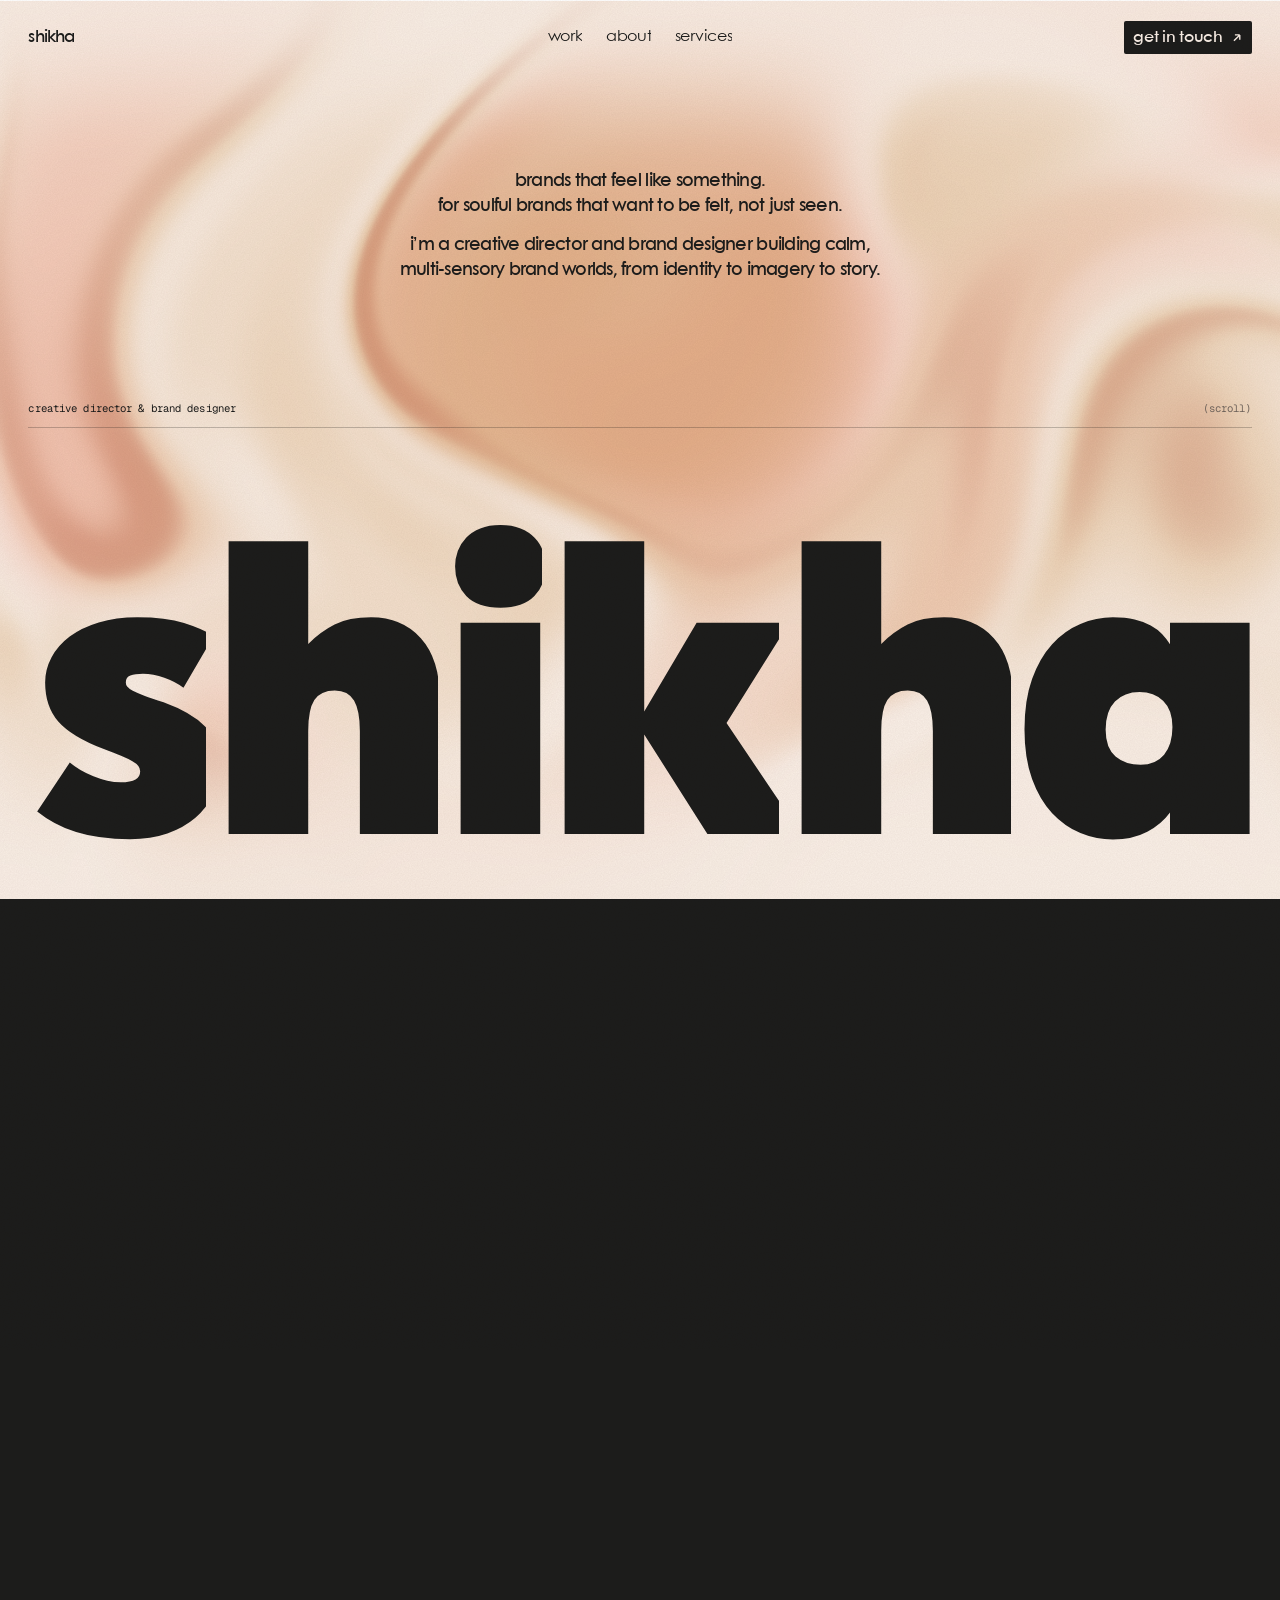
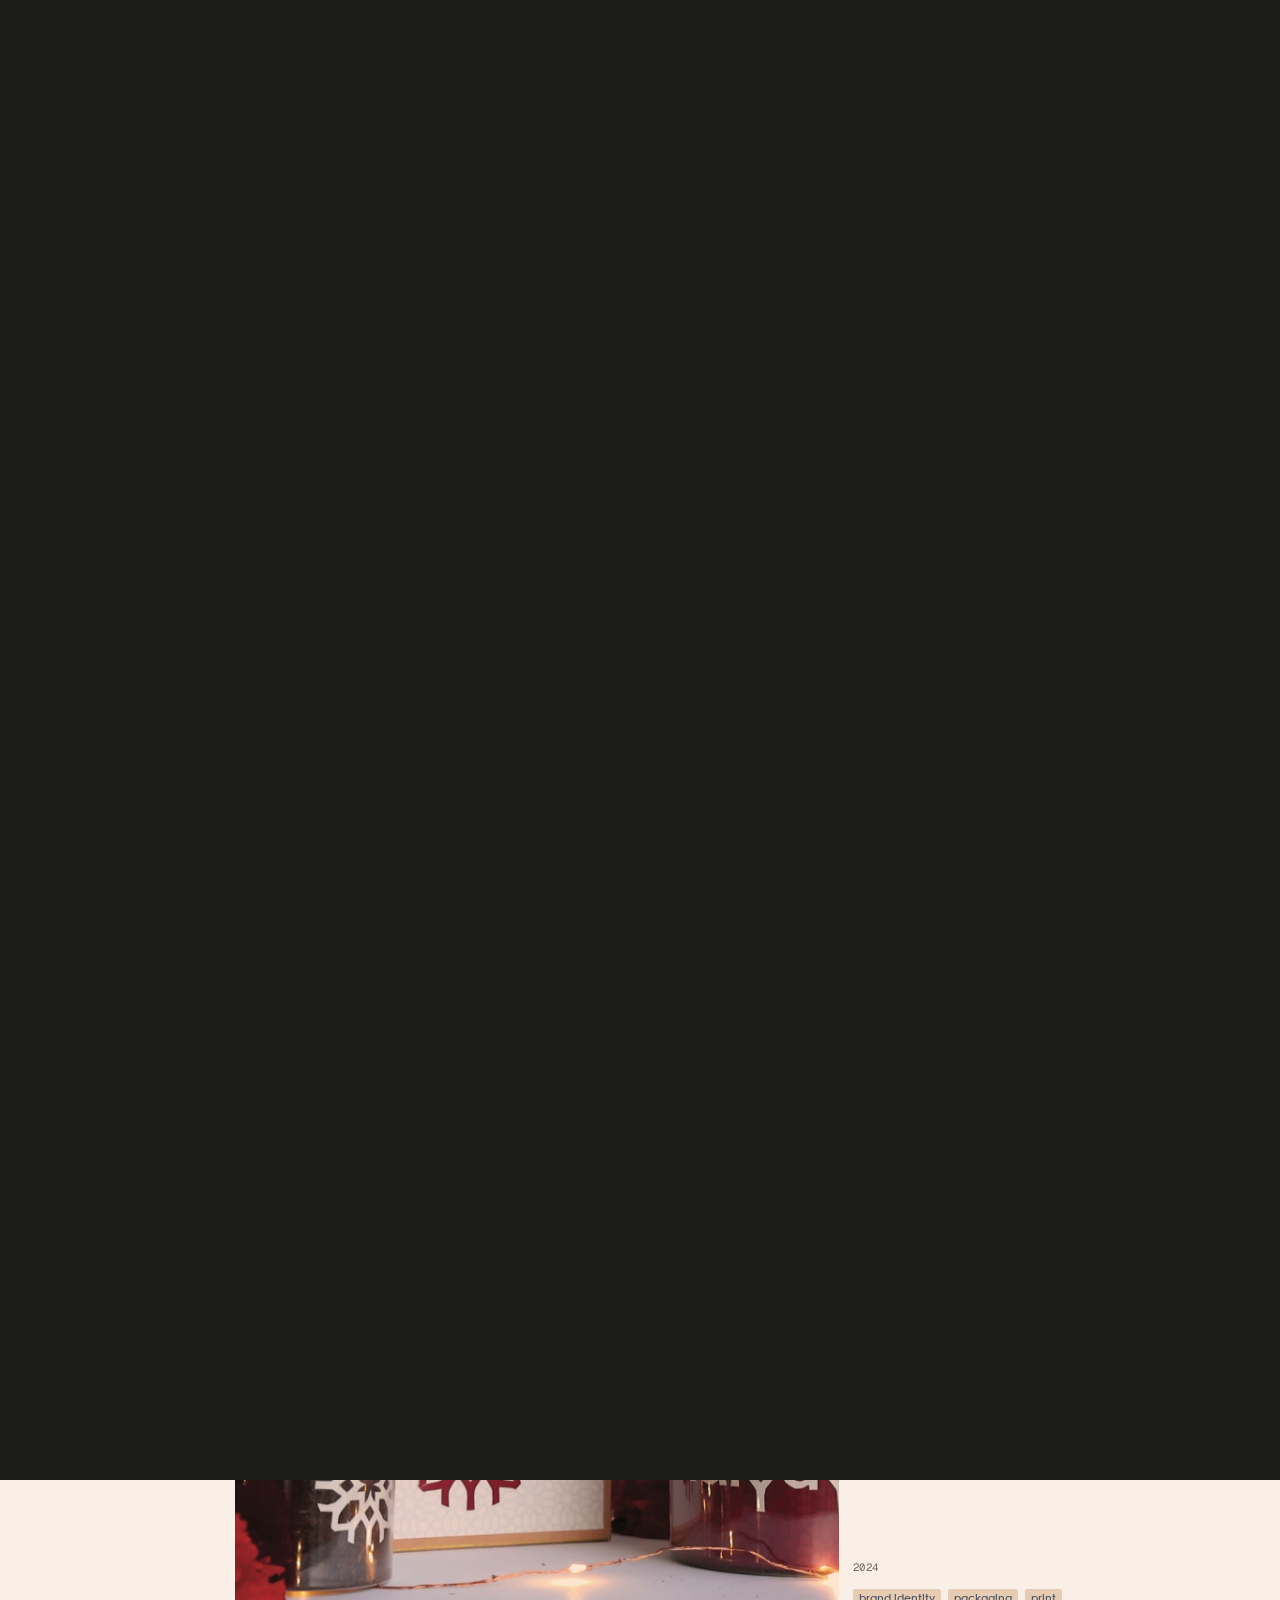
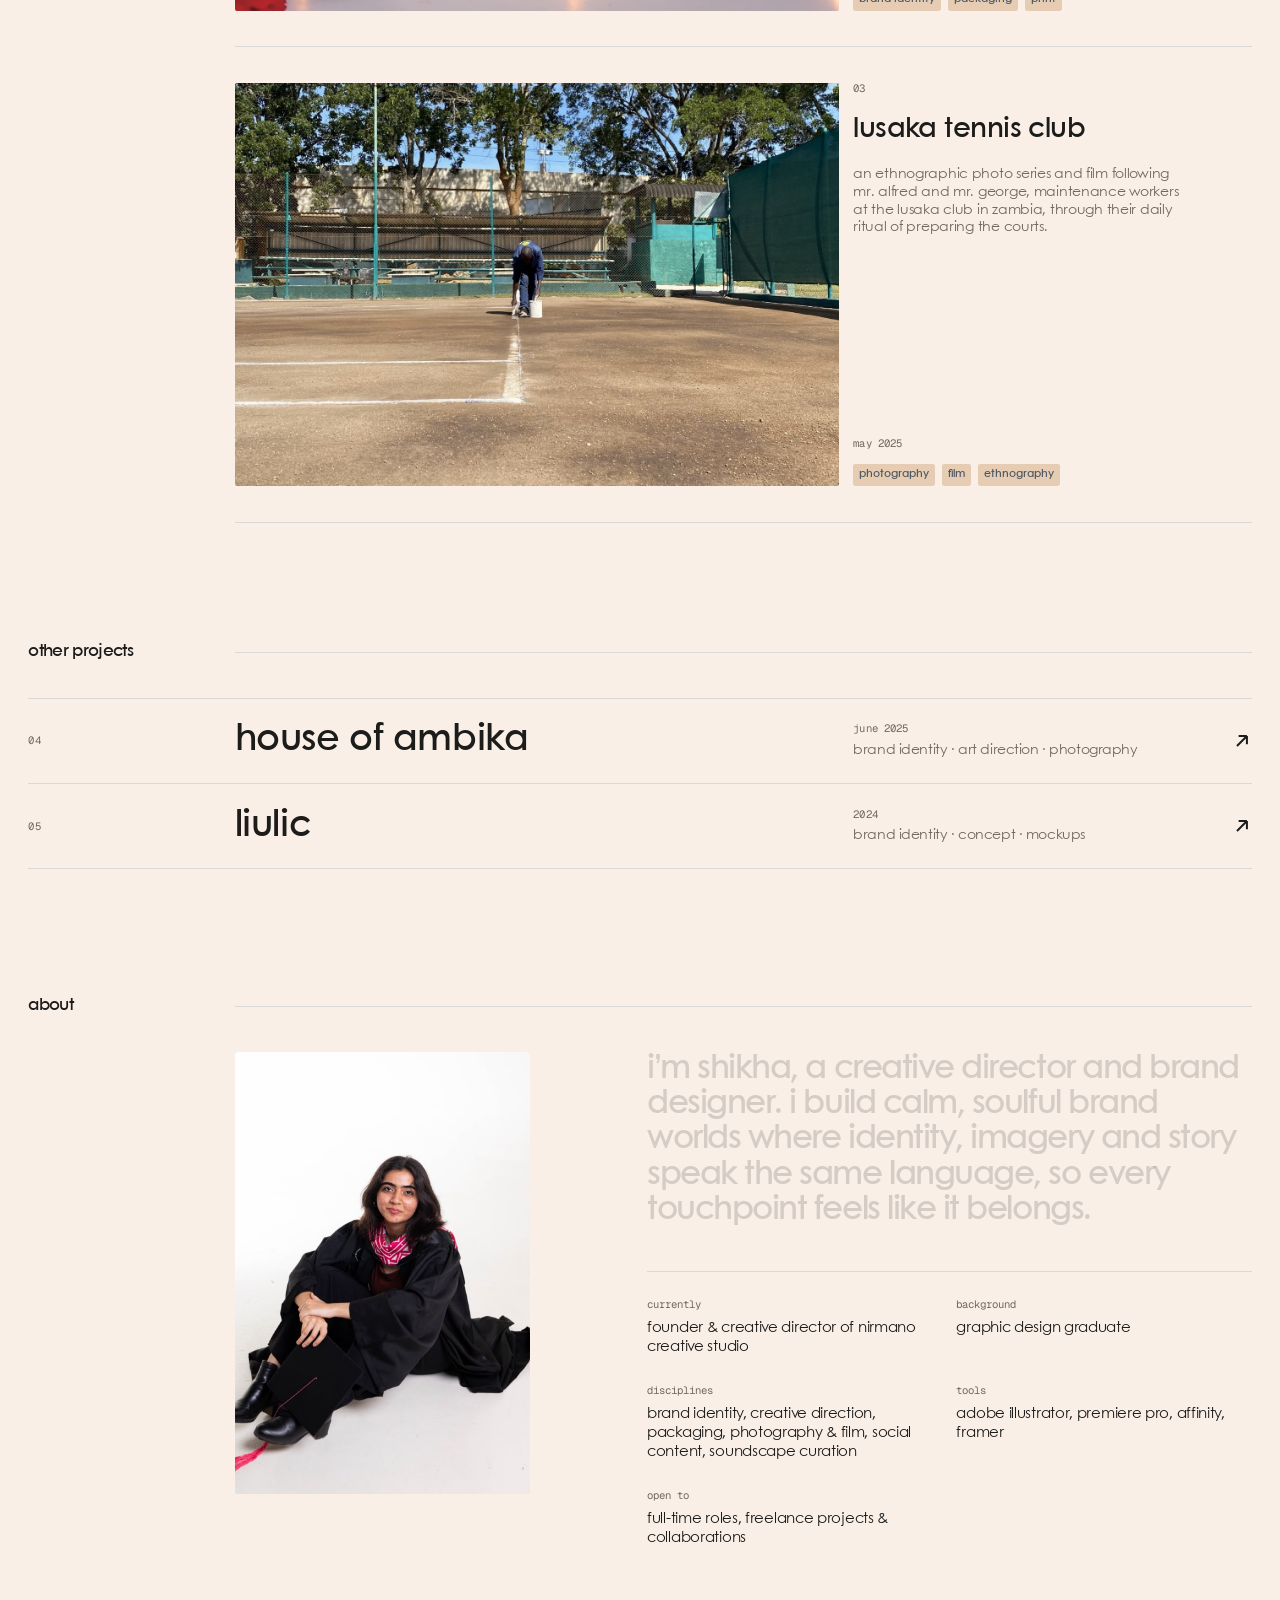
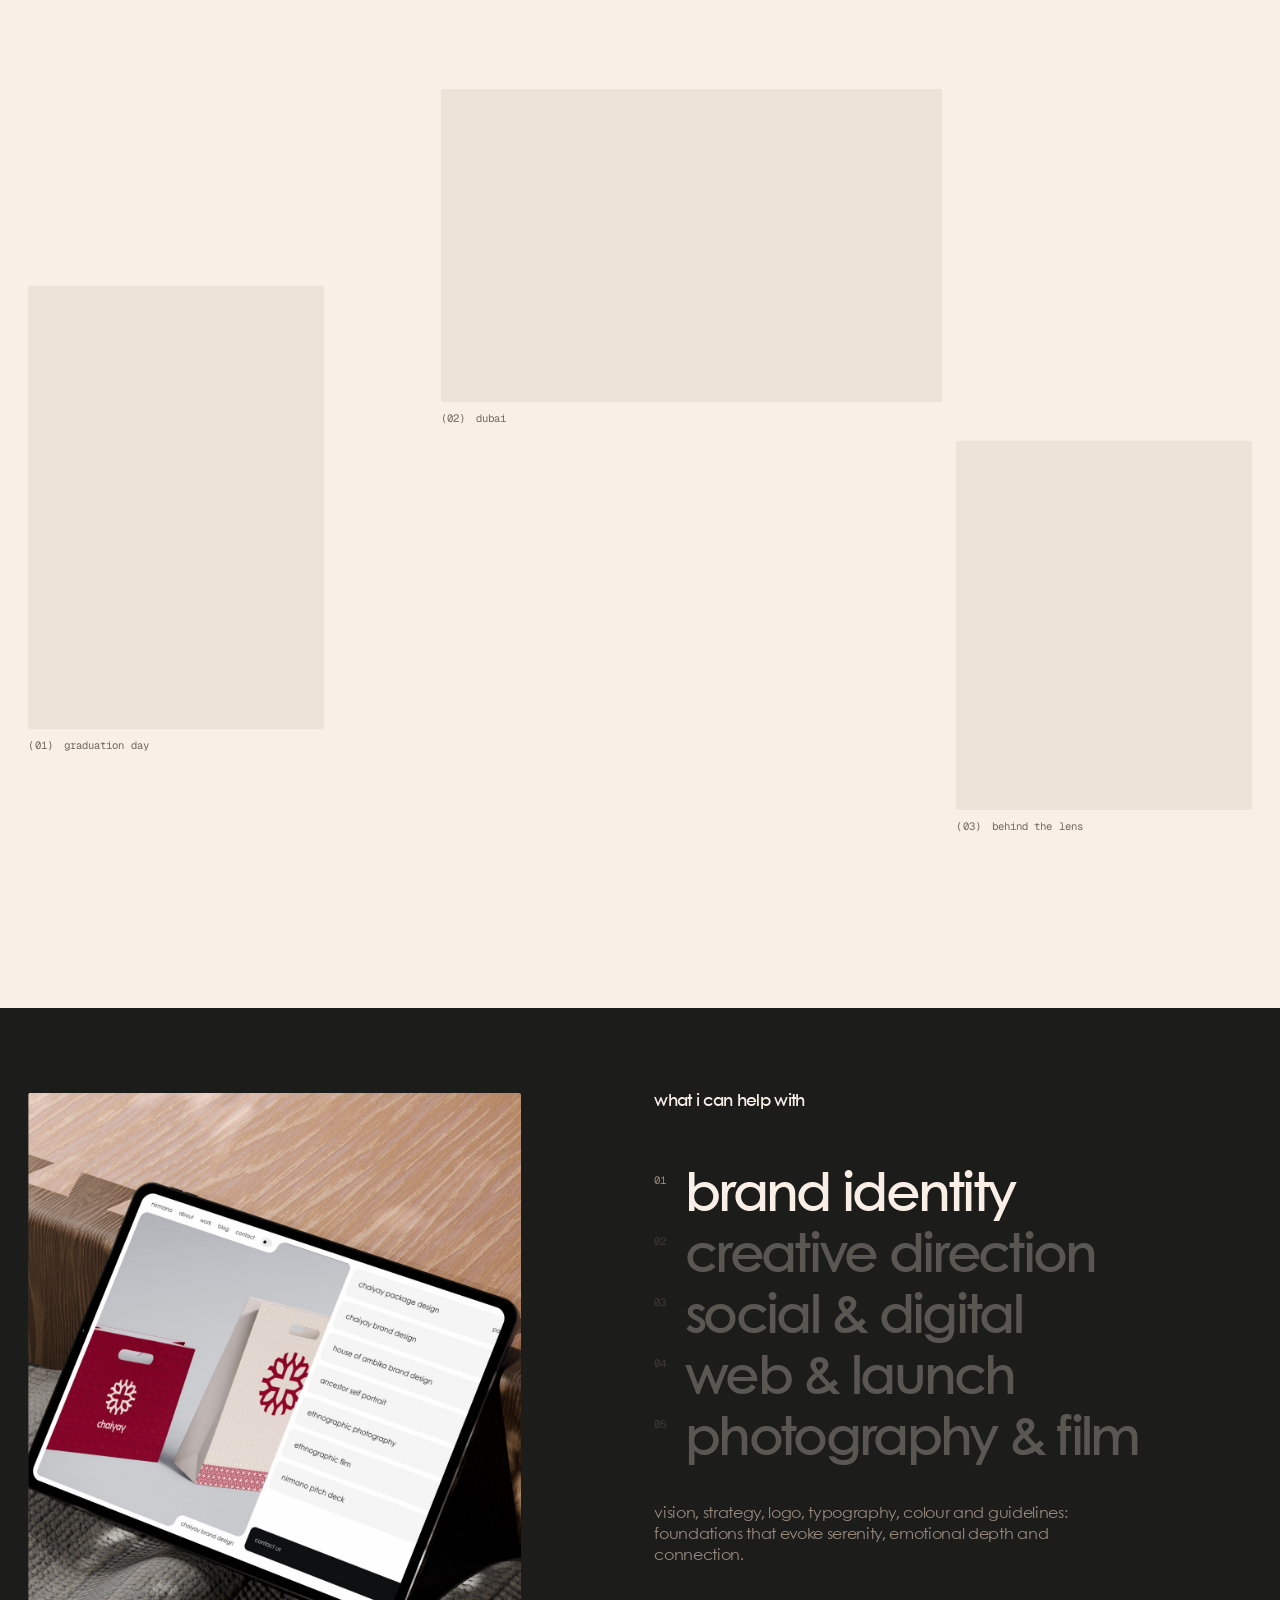
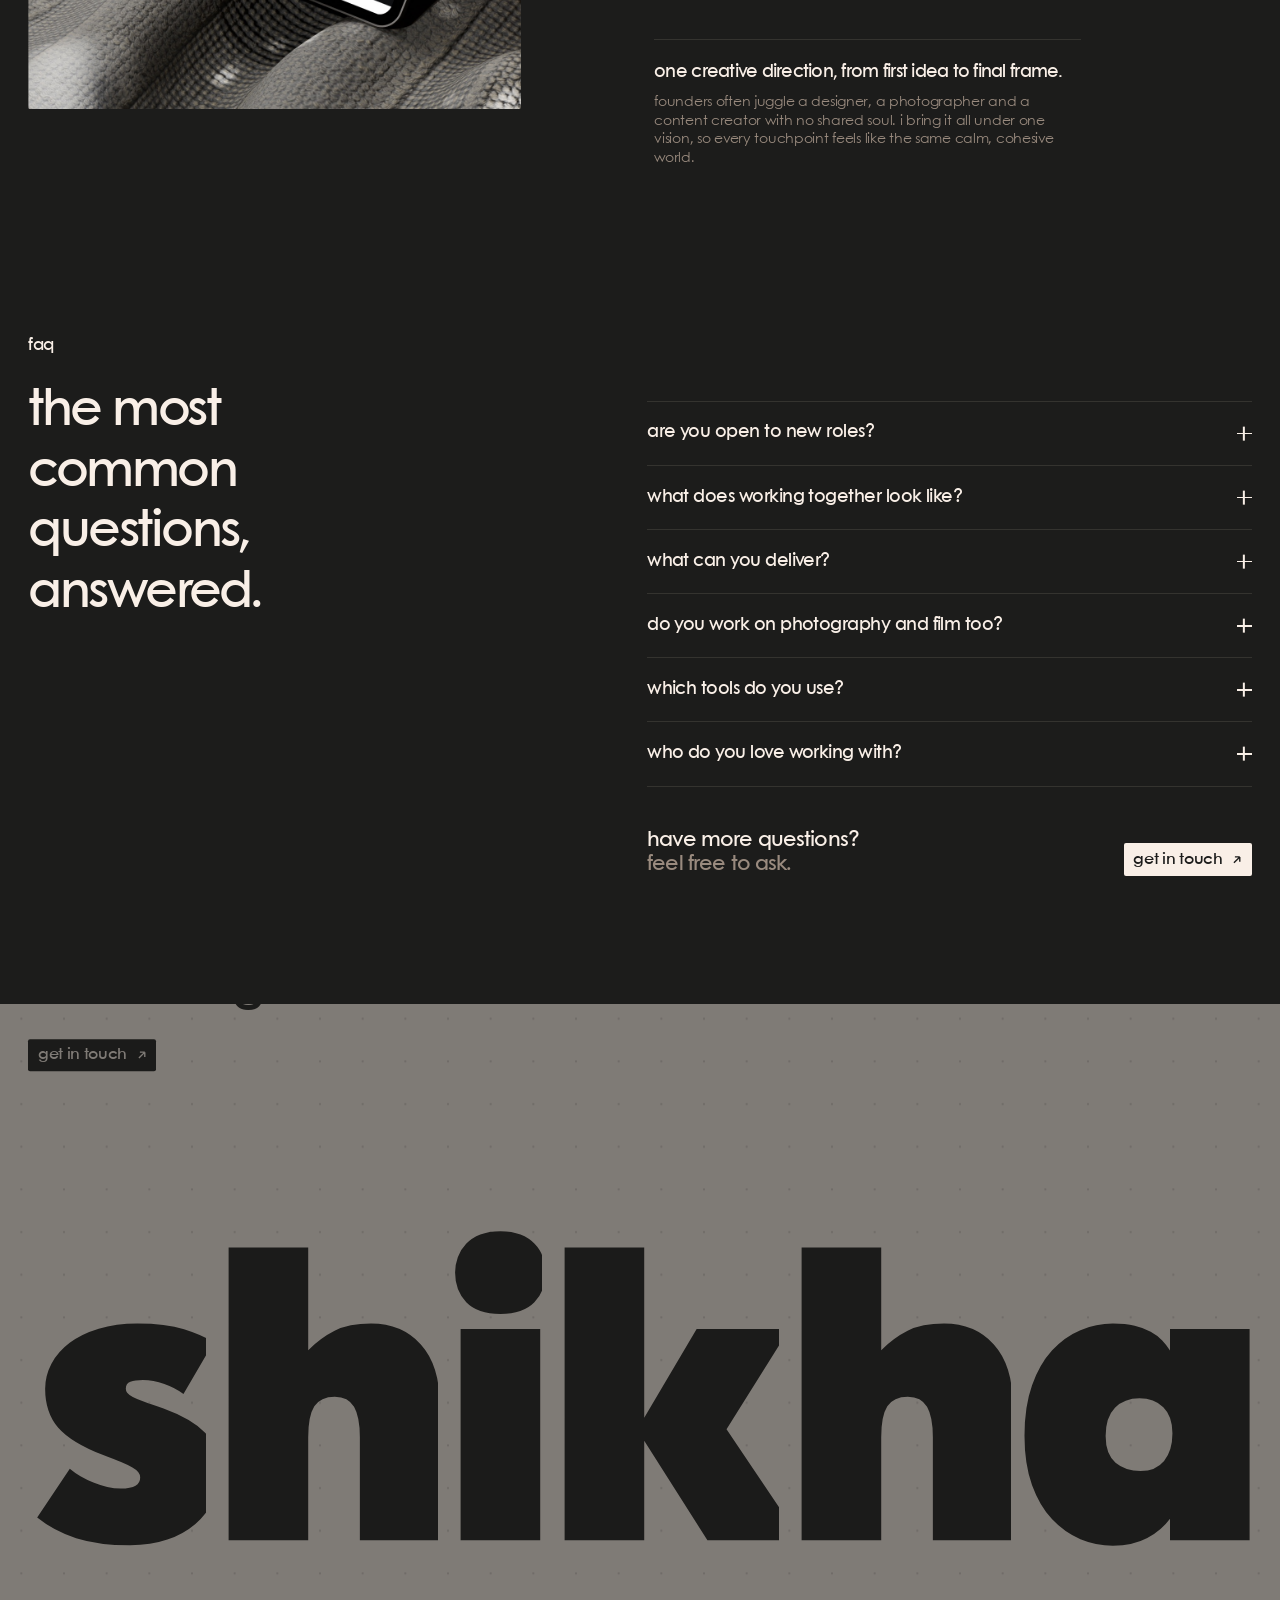
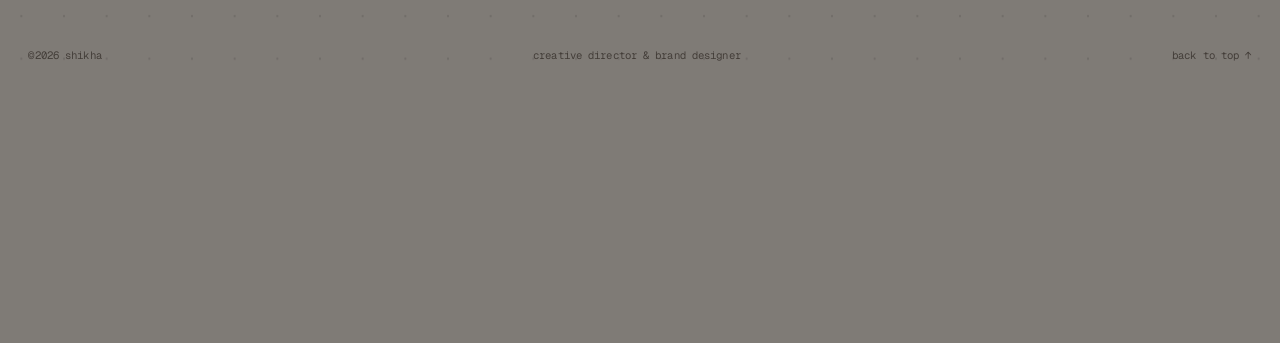
<file: index.html>
<!DOCTYPE html>
<html lang="en">
<head>
  <meta charset="utf-8">
  <meta name="viewport" content="width=device-width, initial-scale=1, viewport-fit=cover">
  <title>shikha | creative director &amp; brand designer</title>
  <meta name="description" content="shikha is a creative director and brand designer building calm, multi-sensory brand worlds: identity, imagery and story. Founder of Nirmano Creative Studio.">
  <meta name="theme-color" content="#f9efe7">
  <meta property="og:type" content="website">
  <meta property="og:title" content="shikha | creative director &amp; brand designer">
  <meta property="og:description" content="Calm, soulful, multi-sensory brand worlds: identity, imagery and story.">
  <meta property="og:image" content="/assets/og.jpg">
  <meta name="twitter:card" content="summary_large_image">
  <link rel="icon" href="assets/favicon.svg" type="image/svg+xml">
  <link rel="apple-touch-icon" href="assets/apple-touch-icon.png">
  <link rel="preconnect" href="https://fonts.googleapis.com">
  <link rel="preconnect" href="https://fonts.gstatic.com" crossorigin>
  <link href="https://fonts.googleapis.com/css2?family=Geist+Mono:wght@400;500&display=swap" rel="stylesheet">
  <link rel="preload" href="assets/fonts/century-gothic-regular.ttf" as="font" type="font/ttf" crossorigin>
  <link rel="preload" href="assets/fonts/century-gothic-semibold.ttf" as="font" type="font/ttf" crossorigin>
  <link rel="preload" href="assets/fonts/century-gothic-black.ttf" as="font" type="font/ttf" crossorigin>
  <link rel="stylesheet" href="css/style.css">
  <script>document.documentElement.classList.add('js');</script>
  <script type="application/ld+json">
  {
    "@context": "https://schema.org",
    "@type": "Person",
    "name": "shikha",
    "jobTitle": "Creative Director & Brand Designer",
    "sameAs": ["https://www.linkedin.com/in/shikha-j/", "https://www.instagram.com/shikhalogue/"],
    "worksFor": { "@type": "Organization", "name": "Nirmano Creative Studio", "url": "https://nirmanocreativestudio.framer.website/" },
    "knowsAbout": ["Brand Identity", "Creative Direction", "Packaging Design", "Photography", "Film"]
  }
  </script>
</head>
<body data-page="home">
  <div class="grain" aria-hidden="true"></div>

  <!-- Loader -->
  <div class="loader" data-loader aria-hidden="true">
    <div class="loader__bg" data-loader-bg></div>
    <div class="loader__inner">
      <div class="loader__word" data-loader-word>shikha</div>
    </div>
    <div class="loader__bar"><div class="loader__progress" data-loader-progress></div></div>
  </div>

  <div data-chrome-top></div>

  <main id="top">
    <!-- HERO -->
    <section class="hero" data-theme-section="light" data-hero>
      <canvas class="hero__gl" data-hero-gl aria-hidden="true"></canvas>
      <div class="hero__center">
        <h1 class="hero__title" data-hero-title></h1>
        <p class="hero__text" data-hero-text></p>
      </div>
      <div class="hero__bottom container">
        <div class="hero__label-row">
          <span class="mono" data-hero-label></span>
          <span class="mono hero__scroll">(scroll)</span>
        </div>
        <div class="hero__divider" data-hero-divider></div>
        <div class="bigname" data-fit-name data-hero-name aria-hidden="true"></div>
      </div>
      <div class="shutter" data-shutter="cover" data-shutter-color="dark" data-rows="14" data-rows-mobile="8"></div>
    </section>

    <!-- STICKY STATEMENTS -->
    <section class="sticky section-dark" data-theme-section="dark" data-sticky-wrap>
      <div class="sticky__container">
        <div class="sticky__inner" data-sticky-inner></div>
      </div>
    </section>

    <!-- WORK -->
    <section class="work" id="work" data-theme-section="light">
      <div class="shutter shutter--top" data-shutter="reveal" data-shutter-color="dark" data-rows="14" data-rows-mobile="8"></div>
      <div class="container">
        <div class="label-row">
          <div class="label">Selected work</div>
          <div class="label-row__divider"></div>
        </div>
        <div class="work__list" data-work-list></div>
      </div>
    </section>

    <!-- OTHER PROJECTS -->
    <section class="others" id="other-projects" data-theme-section="light" data-others>
      <div class="container">
        <div class="label-row">
          <div class="label">Other projects</div>
          <div class="label-row__divider"></div>
        </div>
        <div class="others__list" data-others-list></div>
      </div>
      <div class="others__preview" data-others-preview aria-hidden="true"></div>
    </section>

    <!-- ABOUT -->
    <section class="about" id="about" data-theme-section="light">
      <div class="container">
        <div class="label-row">
          <div class="label">About</div>
          <div class="label-row__divider"></div>
        </div>
        <div class="about__grid">
          <figure class="about__portrait" data-about-portrait></figure>
          <div class="about__content">
            <p class="about__lead" data-highlight data-about-lead></p>
            <dl class="about__facts" data-about-facts></dl>
          </div>
        </div>
        <div class="about__photos" data-about-photos></div>
      </div>
      <div class="shutter shutter--bottom" data-shutter="cover" data-shutter-color="dark" data-rows="14" data-rows-mobile="8"></div>
    </section>

    <!-- SERVICES -->
    <section class="services section-dark" id="services" data-theme-section="dark">
      <div class="container services__grid">
        <div class="services__media" data-services-media></div>
        <div class="services__content">
          <div class="label label--light">What I can help with</div>
          <ol class="services__list" data-services-list></ol>
          <p class="services__detail" data-services-detail aria-live="polite"></p>
          <div class="services__note" data-services-note></div>
        </div>
      </div>
    </section>

    <!-- FAQ -->
    <section class="faq section-dark" data-theme-section="dark">
      <div class="container faq__grid">
        <div class="faq__title-wrap">
          <div class="label label--light">FAQ</div>
          <h2 class="faq__title" data-split="heading">The most common questions, answered.</h2>
        </div>
        <div class="faq__list" data-faq-list></div>
        <div class="faq__cta">
          <p class="faq__cta-text"><span>Have more questions?</span><span class="muted">Feel free to ask.</span></p>
          <button class="btn btn--light" data-modal-open type="button"><span class="btn__text" data-roll>Get in touch</span><svg class="btn__icon" viewBox="0 0 12 12" aria-hidden="true"><path d="M3 9L9 3M9 3H4M9 3V8" fill="none" stroke="currentColor" stroke-width="1.4"/></svg></button>
        </div>
      </div>
    </section>
  </main>

  <div data-chrome-bottom></div>

  <script src="js/vendor/gsap.min.js"></script>
  <script src="js/vendor/ScrollTrigger.min.js"></script>
  <script src="js/vendor/SplitText.min.js"></script>
  <script src="js/vendor/lenis.min.js"></script>
  <script src="js/content.js"></script>
  <script src="js/gradient.js"></script>
  <script src="js/main.js"></script>
</body>
</html>
</file>
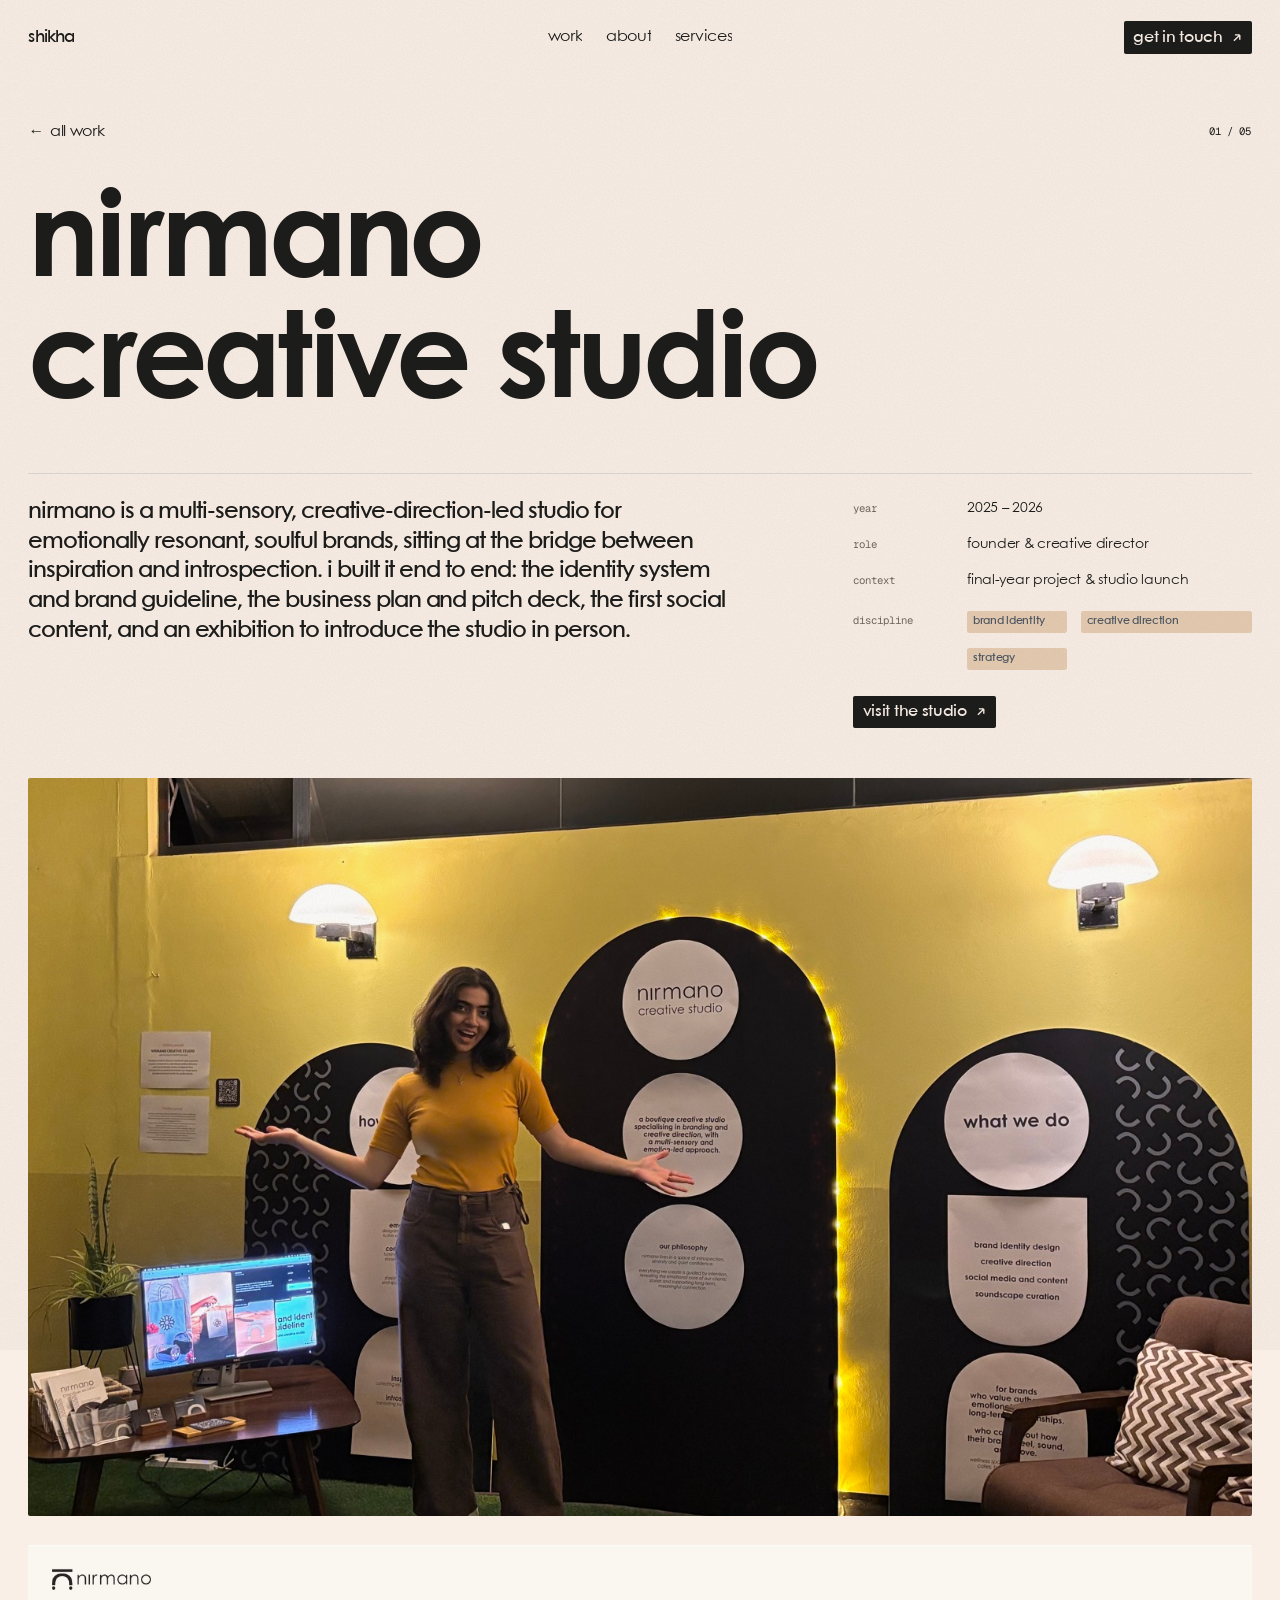
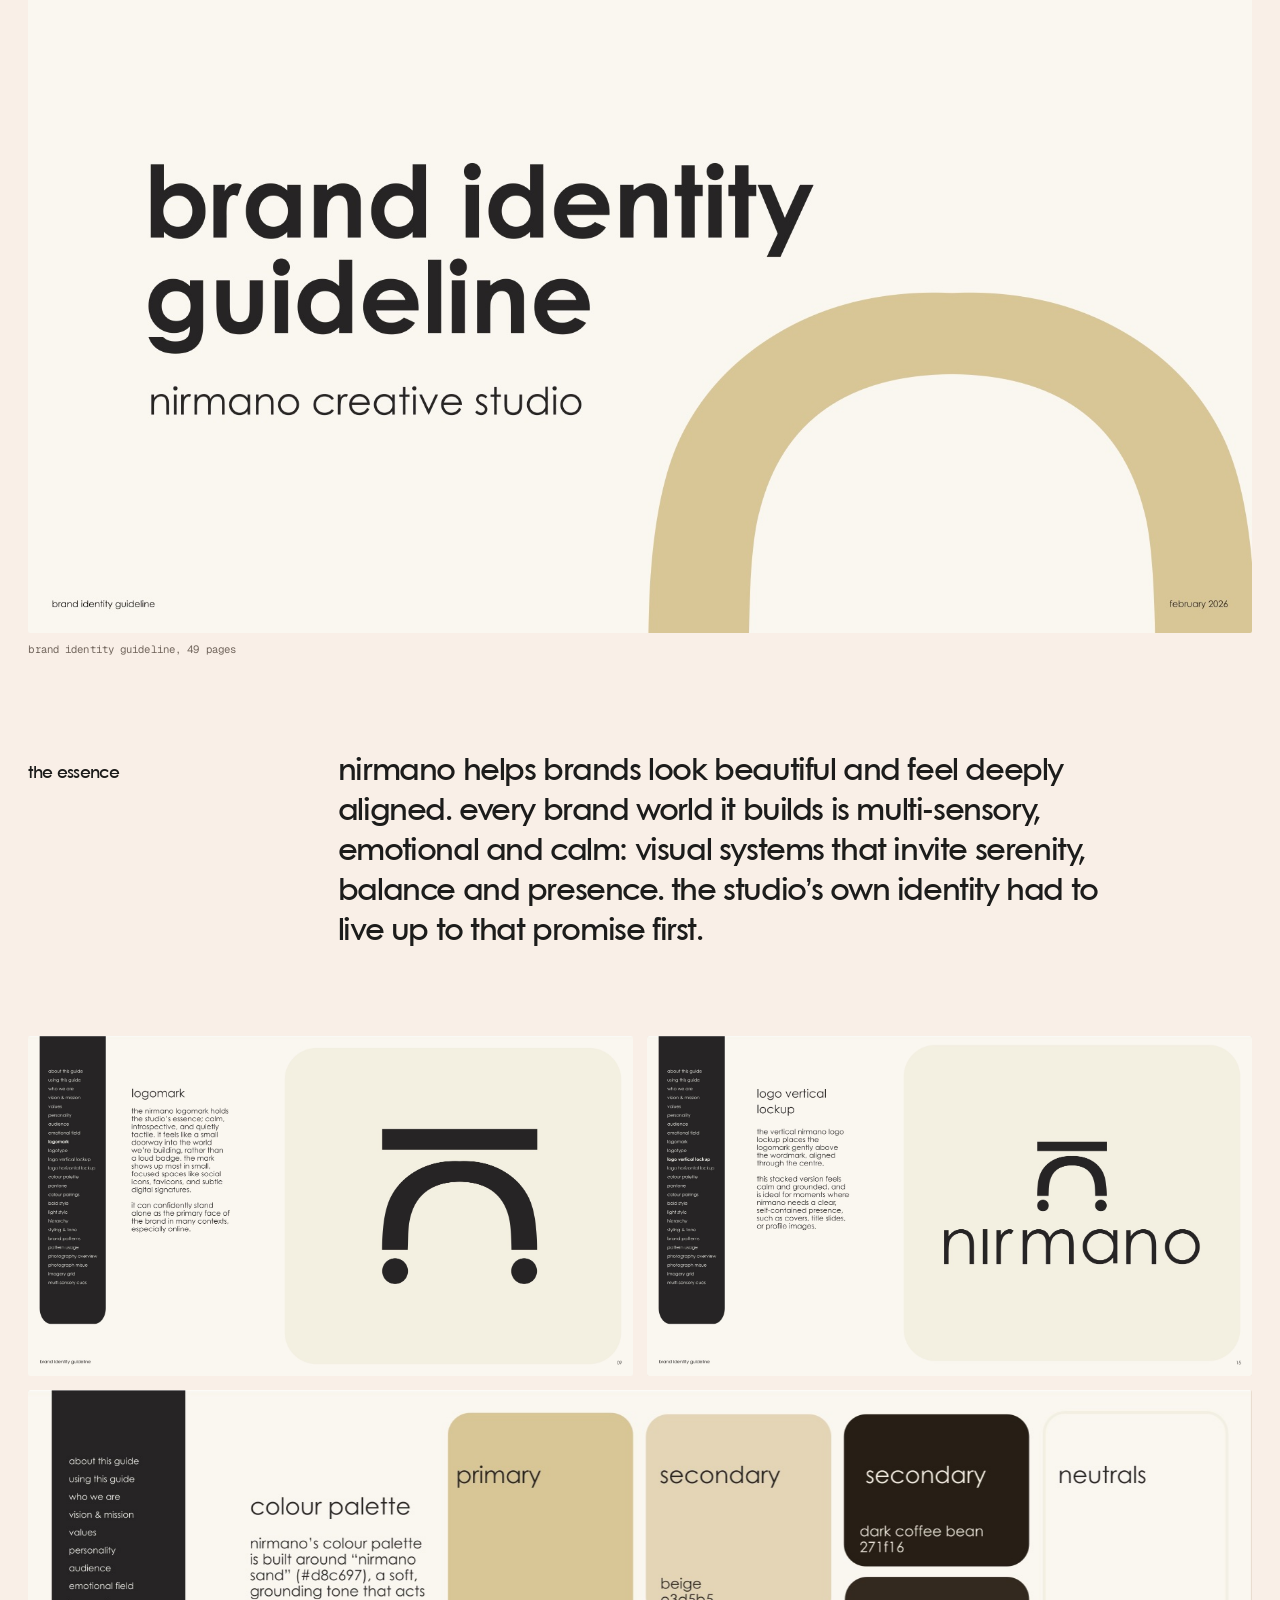
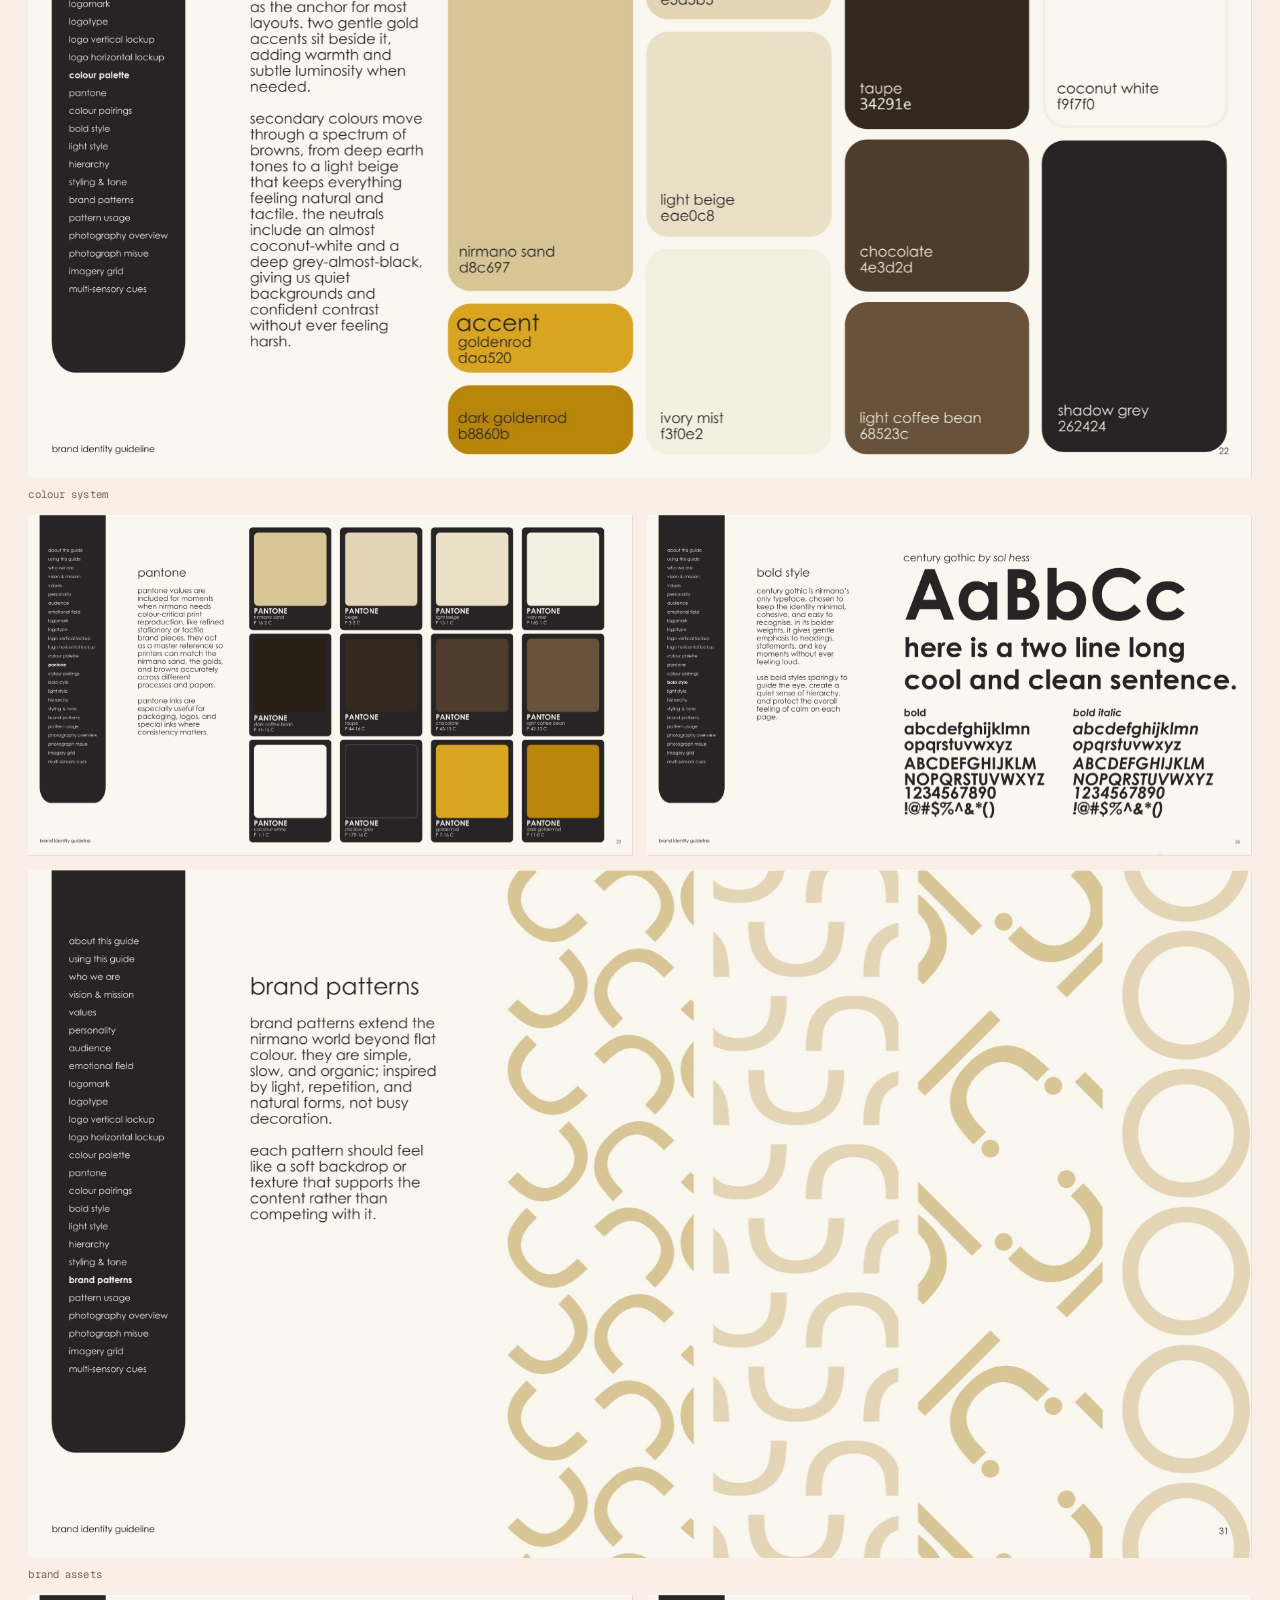
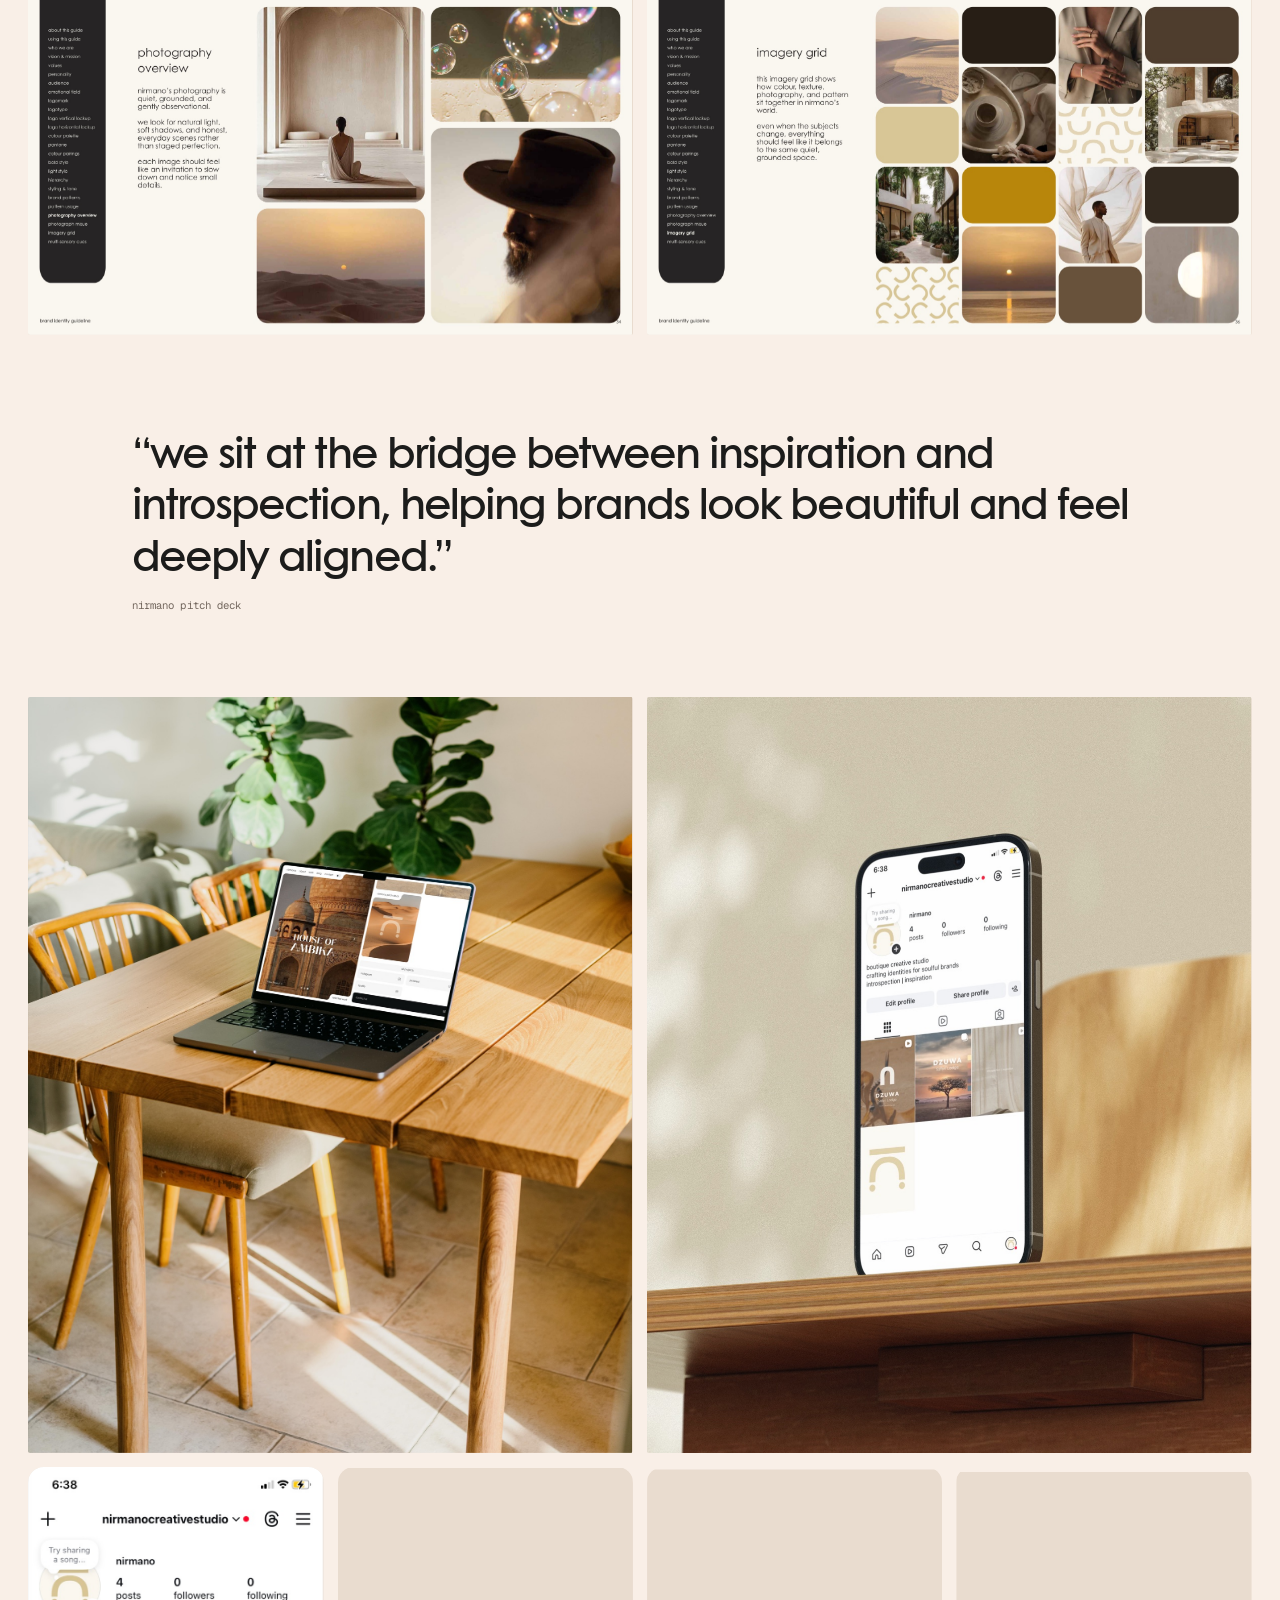
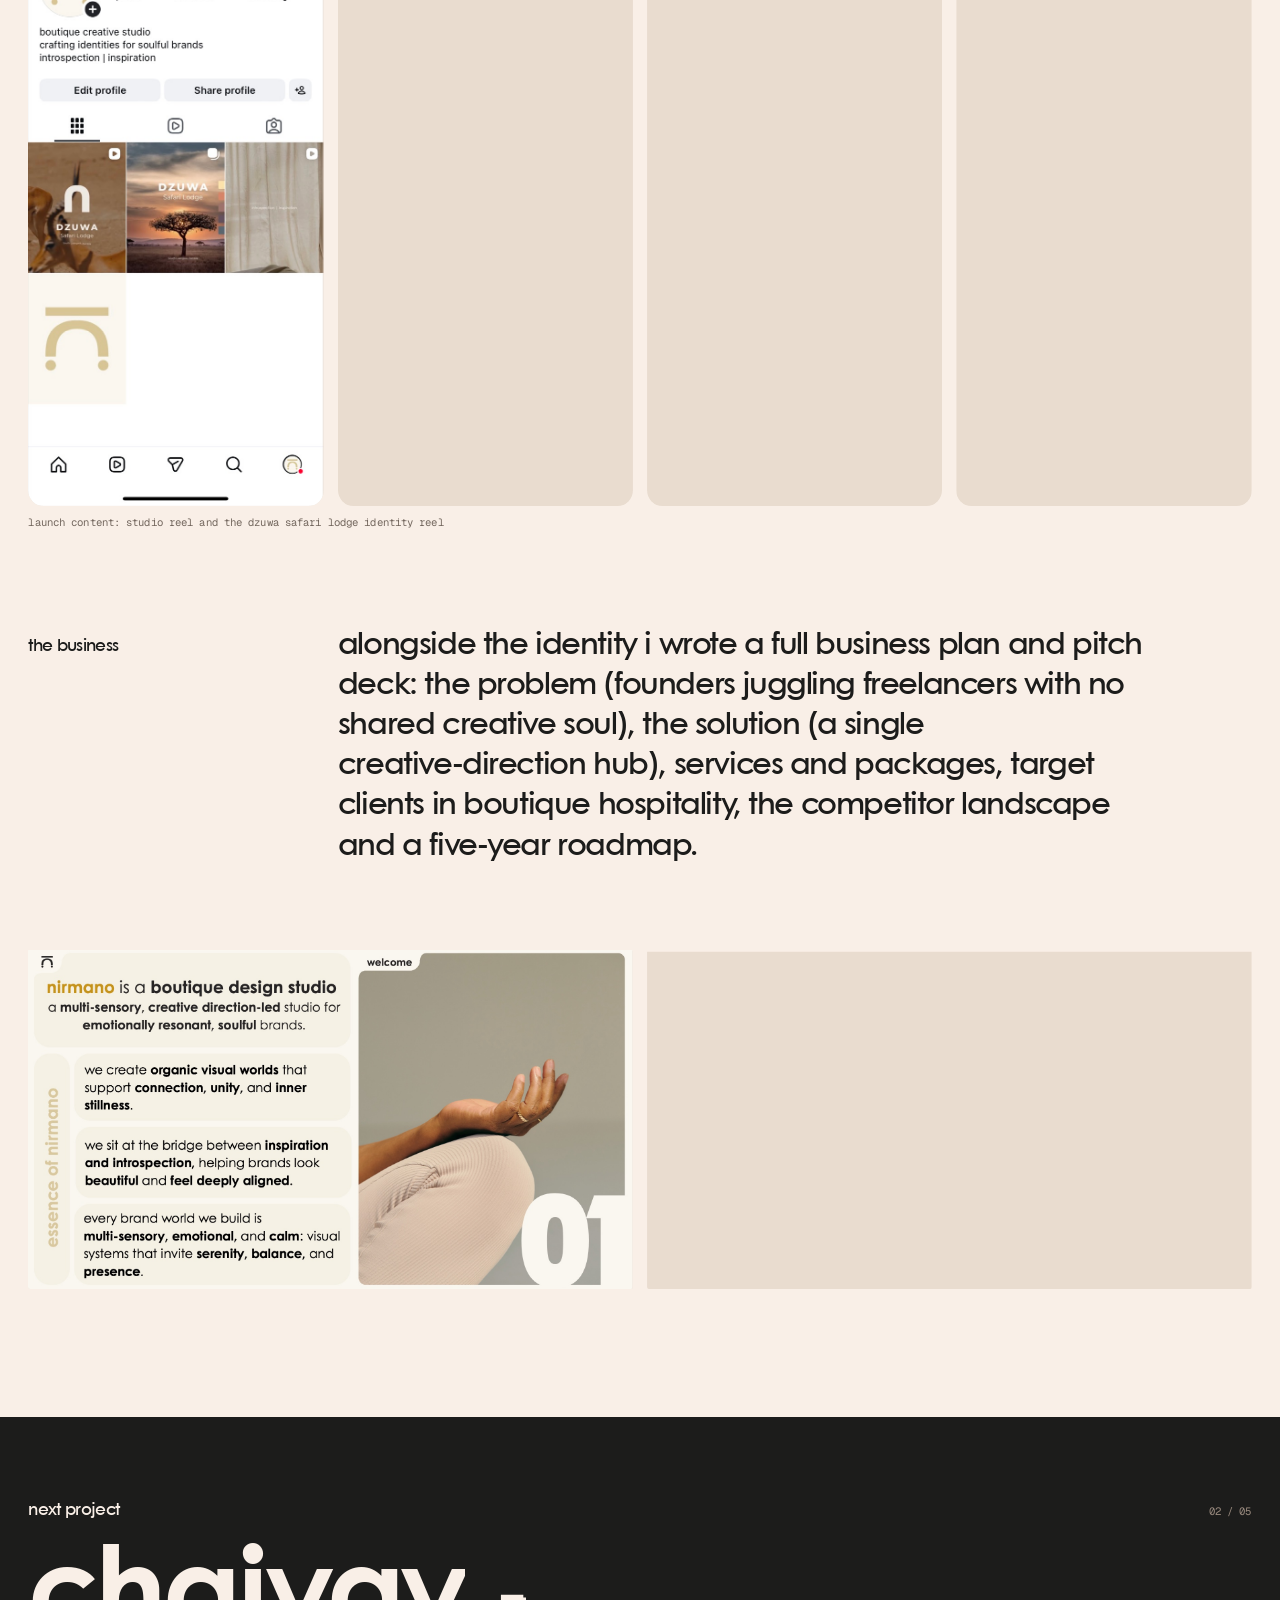
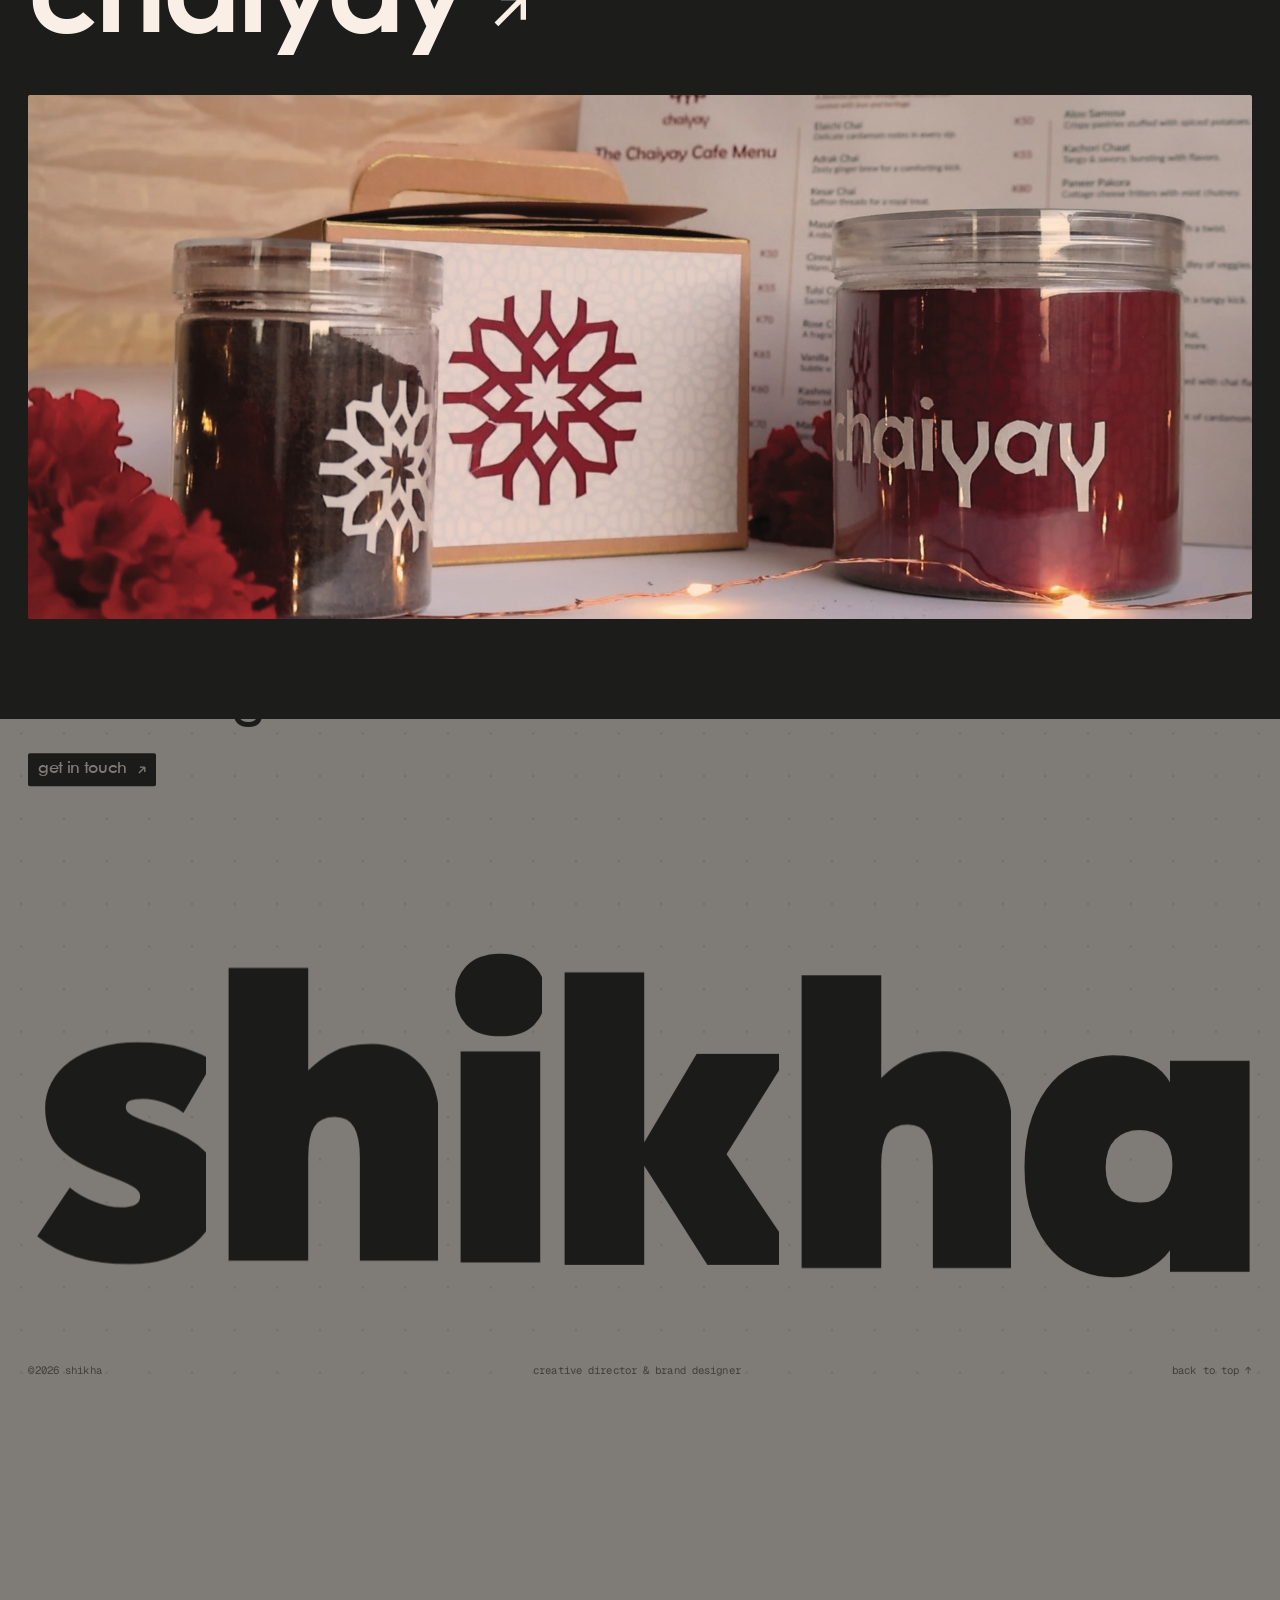
<file: work.html>
<!DOCTYPE html>
<html lang="en">
<head>
  <meta charset="utf-8">
  <meta name="viewport" content="width=device-width, initial-scale=1, viewport-fit=cover">
  <title>work | shikha</title>
  <meta name="description" content="Case study by shikha, creative director and brand designer.">
  <meta name="theme-color" content="#f9efe7">
  <meta property="og:type" content="article">
  <meta property="og:title" content="shikha | work">
  <meta property="og:image" content="/assets/og.jpg">
  <meta name="twitter:card" content="summary_large_image">
  <link rel="icon" href="assets/favicon.svg" type="image/svg+xml">
  <link rel="apple-touch-icon" href="assets/apple-touch-icon.png">
  <link rel="preconnect" href="https://fonts.googleapis.com">
  <link rel="preconnect" href="https://fonts.gstatic.com" crossorigin>
  <link href="https://fonts.googleapis.com/css2?family=Geist+Mono:wght@400;500&display=swap" rel="stylesheet">
  <link rel="preload" href="assets/fonts/century-gothic-regular.ttf" as="font" type="font/ttf" crossorigin>
  <link rel="preload" href="assets/fonts/century-gothic-semibold.ttf" as="font" type="font/ttf" crossorigin>
  <link rel="preload" href="assets/fonts/century-gothic-black.ttf" as="font" type="font/ttf" crossorigin>
  <link rel="stylesheet" href="css/style.css">
  <script>document.documentElement.classList.add('js');</script>
</head>
<body data-page="project">
  <div class="grain" aria-hidden="true"></div>
  <div data-chrome-top></div>

  <main id="top">
    <section class="cs-hero" data-theme-section="light">
      <div class="container">
        <div class="cs-hero__top">
          <a class="cs-back" href="index.html#work" data-transition-link><span class="cs-back__arrow" aria-hidden="true">←</span> <span data-roll>All work</span></a>
          <span class="mono" data-cs-count></span>
        </div>
        <h1 class="cs-title" data-cs-title></h1>
        <div class="cs-hero__grid">
          <p class="cs-intro" data-cs-intro></p>
          <dl class="cs-facts" data-cs-facts></dl>
        </div>
      </div>
    </section>

    <div class="cs-cover" data-cs-cover></div>

    <section class="cs-body" data-theme-section="light">
      <div class="container" data-cs-blocks></div>
    </section>

    <section class="cs-next section-dark" data-theme-section="dark" data-cs-next></section>
  </main>

  <div data-chrome-bottom></div>

  <script src="js/vendor/gsap.min.js"></script>
  <script src="js/vendor/ScrollTrigger.min.js"></script>
  <script src="js/vendor/SplitText.min.js"></script>
  <script src="js/vendor/lenis.min.js"></script>
  <script src="js/content.js"></script>
  <script src="js/main.js"></script>
</body>
</html>
</file>
<file: css/style.css>
/* =====================================================================
   Shikha Jaswal: portfolio
   ===================================================================== */

/* ---------- Fonts: Century Gothic Paneuropean (self-hosted) ---------- */
@font-face { font-family: "Century Gothic Paneuropean"; src: url("../assets/fonts/century-gothic-regular.ttf") format("truetype"); font-weight: 400; font-style: normal; font-display: swap; }
@font-face { font-family: "Century Gothic Paneuropean"; src: url("../assets/fonts/century-gothic-italic.ttf") format("truetype"); font-weight: 400; font-style: italic; font-display: swap; }
@font-face { font-family: "Century Gothic Paneuropean"; src: url("../assets/fonts/century-gothic-semibold.ttf") format("truetype"); font-weight: 500 600; font-style: normal; font-display: swap; }
@font-face { font-family: "Century Gothic Paneuropean"; src: url("../assets/fonts/century-gothic-bold.ttf") format("truetype"); font-weight: 700; font-style: normal; font-display: swap; }
@font-face { font-family: "Century Gothic Paneuropean"; src: url("../assets/fonts/century-gothic-black.ttf") format("truetype"); font-weight: 800 900; font-style: normal; font-display: swap; }

/* ---------- Tokens & fluid scaling ---------- */
:root {
  --light-bg: #f9efe7;
  --dark-bg: #1c1c1b;
  --lighter-black: #2b2b2b;
  --p: #998a7e;
  --p-dark: #73675e;
  --tag-bg: #e5ccb2;
  --tag-text: #4b5563;
  --divider: #d9d9d9;
  --divider-dark: #34332f;

  --font-sans: "Century Gothic Paneuropean", "Century Gothic", Futura, "Avenir Next", Arial, sans-serif;
  --font-mono: 'Geist Mono', ui-monospace, Menlo, monospace;
  --font-display: "Century Gothic Paneuropean", "Century Gothic", Futura, Arial, sans-serif;

  --ease-out: cubic-bezier(.16, 1, .3, 1);
  --ease-in-out: cubic-bezier(.76, 0, .24, 1);

  --gutter: 2em;
  --gap: 1em;

  /* Fluid type: 16px at a 1440px-wide design, scaling with the viewport */
  --size-unit: 16;
  --size-container-ideal: 1440;
  --size-container-min: 992px;
  --size-container-max: 1920px;
  --size-container: clamp(var(--size-container-min), 100vw, var(--size-container-max));
  --size-font: calc(var(--size-container) / (var(--size-container-ideal) / var(--size-unit)));
}
@media (max-width: 991px) { :root { --size-container-ideal: 834; --size-container-min: 768px; --size-container-max: 991px; } }
@media (max-width: 767px) { :root { --size-container-ideal: 550; --size-container-min: 480px; --size-container-max: 767px; --gutter: 1.25em; } }
@media (max-width: 479px) { :root { --size-container-ideal: 390; --size-container-min: 320px; --size-container-max: 479px; --gutter: 1em; } }

/* ---------- Reset ---------- */
*, *::before, *::after { box-sizing: border-box; }
html, body { margin: 0; padding: 0; }
html { -webkit-text-size-adjust: 100%; background: var(--light-bg); }
body {
  font-family: var(--font-sans);
  font-size: var(--size-font);
  font-weight: 400;
  line-height: 1.4;
  color: var(--dark-bg);
  background: var(--light-bg);
  -webkit-font-smoothing: antialiased;
  -moz-osx-font-smoothing: grayscale;
  overflow-x: clip;
  text-transform: lowercase; /* her style: everything in lower case */
}
h1, h2, h3, h4, p, figure, dl, dd, ol, ul { margin: 0; padding: 0; }
ol, ul { list-style: none; }
a { color: inherit; text-decoration: none; }
button { font: inherit; color: inherit; text-transform: inherit; background: none; border: 0; padding: 0; cursor: pointer; }
img, video { display: block; max-width: 100%; }
::selection { background: var(--tag-bg); color: var(--dark-bg); }
:focus-visible { outline: 2px solid currentColor; outline-offset: 3px; }

/* Lenis */
html.lenis, html.lenis body { height: auto; }
.lenis.lenis-stopped { overflow: clip; }
.lenis.lenis-smooth [data-lenis-prevent] { overscroll-behavior: contain; }

/* Cover the page until JS has rendered (prevents flashes) */
html.js:not(.is-ready) body::after {
  content: ''; position: fixed; inset: 0; z-index: 200; background: var(--light-bg);
}
html.js:not(.is-ready) body[data-page="project"]::after { background: var(--dark-bg); }

/* ---------- Paper grain (whole site) ---------- */
.grain {
  position: fixed; inset: -50%; z-index: 100; pointer-events: none;
  width: 200%; height: 200%;
  background-image: url("data:image/svg+xml,%3Csvg xmlns='http://www.w3.org/2000/svg' width='240' height='240'%3E%3Cfilter id='n'%3E%3CfeTurbulence type='fractalNoise' baseFrequency='.85' numOctaves='3' stitchTiles='stitch'/%3E%3CfeColorMatrix values='0 0 0 0 0.35 0 0 0 0 0.27 0 0 0 0 0.2 0 0 0 .55 0'/%3E%3C/filter%3E%3Crect width='100%25' height='100%25' filter='url(%23n)'/%3E%3C/svg%3E");
  opacity: .22;
  mix-blend-mode: multiply;
}

/* ---------- Layout helpers ---------- */
.container { position: relative; z-index: 1; width: 100%; margin: 0 auto; padding-left: var(--gutter); padding-right: var(--gutter); }
.grid-12 { display: grid; grid-template-columns: repeat(12, minmax(0, 1fr)); column-gap: var(--gap); }
.section-dark { background: var(--dark-bg); color: var(--light-bg); }
.mono { font-family: var(--font-mono); font-size: .75em; font-weight: 400; text-transform: lowercase; letter-spacing: .01em; line-height: 1.2; }
.muted { color: var(--p); }

.label-row { display: grid; grid-template-columns: repeat(12, minmax(0, 1fr)); column-gap: var(--gap); align-items: center; margin-bottom: 2.5em; }
.label { grid-column: 1 / 3; font-size: 1.2em; font-weight: 600; letter-spacing: -.04em; line-height: 1.1; }
.label--light { color: var(--light-bg); }
.label-row__divider { grid-column: 3 / 13; height: 1px; background: var(--divider); transform-origin: left center; }

/* Buttons */
.btn {
  display: inline-flex; align-items: center; gap: .55em;
  background: var(--dark-bg); color: var(--light-bg);
  padding: .4em .55em .4em .6em; border-radius: 2px;
  font-size: 1.1em; font-weight: 500; letter-spacing: -.02em; line-height: 1.3;
  transition: background-color .4s, color .4s;
}
.btn--light { background: var(--light-bg); color: var(--dark-bg); }
.btn__icon { width: .75em; height: .75em; transition: transform .5s var(--ease-out); }
.btn:hover .btn__icon { transform: rotate(45deg); }

.tag { background: var(--tag-bg); color: var(--tag-text); border-radius: .2em; padding: .5em .55em; font-size: .75em; line-height: 1.1; font-weight: 500; white-space: nowrap; }

/* Text roll on hover (letters split by JS) */
.roll { display: inline-flex; overflow: hidden; line-height: 1.3; vertical-align: top; }
.roll__c { display: inline-block; white-space: pre; text-shadow: 0 1.3em currentColor; transition: transform .55s var(--ease-out); transition-delay: calc(var(--i) * 12ms); }
a:hover .roll__c, button:hover .roll__c, [data-roll-hover]:hover .roll__c { transform: translateY(-1.3em); }

/* Underline link */
.u-link { position: relative; }
.u-link::after { content: ''; position: absolute; left: 0; right: 0; bottom: -.05em; height: 1px; background: currentColor; transform: scaleX(0); transform-origin: right; transition: transform .5s var(--ease-out); }
.u-link:hover::after { transform: scaleX(1); transform-origin: left; }

.sr-only { position: absolute !important; width: 1px; height: 1px; padding: 0; margin: -1px; overflow: hidden; clip: rect(0 0 0 0); white-space: nowrap; border: 0; }

/* Split-text helpers */
/* SplitText masks: give tall ascenders and descenders room so nothing gets sliced */
[style*="overflow: clip"] { padding-top: .16em; padding-bottom: .2em; margin-top: -.16em; margin-bottom: -.2em; }
.line-mask { overflow: clip; padding-bottom: .08em; margin-bottom: -.08em; }

/* =====================================================================
   LOADER
   ===================================================================== */
.loader { position: fixed; inset: 0; z-index: 150; pointer-events: none; }
.loader__bg { position: absolute; inset: 0; background: var(--light-bg); }
.loader__inner { position: absolute; inset: 0; display: grid; place-items: center; }
.loader__word { grid-area: 1 / 1; font-family: var(--font-display); font-weight: 900; font-size: 3.2em; letter-spacing: -.045em; line-height: 1; visibility: hidden; }
.loader__bar { position: absolute; left: var(--gutter); right: var(--gutter); bottom: 2em; height: 1px; background: rgba(28,28,27,.12); }
.loader__progress { height: 100%; background: var(--dark-bg); transform: scaleX(0); transform-origin: left; }
.loader.is-done { display: none; }

/* =====================================================================
   NAV
   ===================================================================== */
.nav {
  position: fixed; top: 0; left: 0; right: 0; z-index: 60;
  display: grid; grid-template-columns: 1fr auto 1fr; align-items: center;
  padding: calc(1.5em + env(safe-area-inset-top, 0px)) var(--gutter) 1.5em;
  color: var(--dark-bg); transition: color .45s;
  pointer-events: none;
}
.nav > * { pointer-events: auto; }
.nav[data-theme-nav="dark"] { color: var(--light-bg); }
.nav__logo { justify-self: start; font-size: 1.2em; font-weight: 600; letter-spacing: -.05em; line-height: 1.2; }
.nav__links { display: flex; gap: 1.5em; font-size: 1.1em; letter-spacing: -.02em; }
.nav__right { justify-self: end; display: flex; align-items: center; gap: .75em; }
.nav .btn { transition: background-color .45s, color .45s; }
.nav[data-theme-nav="dark"] .btn { background: var(--light-bg); color: var(--dark-bg); }
.nav__menu-btn { display: none; font-size: 1.1em; }

.menu {
  position: fixed; inset: 0; z-index: 55; background: var(--dark-bg); color: var(--light-bg);
  display: flex; flex-direction: column; justify-content: flex-end; gap: 2em;
  padding: 6em var(--gutter) calc(2em + env(safe-area-inset-bottom, 0px));
  clip-path: inset(0 0 100% 0); transition: clip-path .7s var(--ease-in-out); visibility: hidden;
}
.menu.is-open { clip-path: inset(0 0 0 0); visibility: visible; }
.menu__links { display: flex; flex-direction: column; gap: .1em; font-size: 3.4em; font-weight: 600; letter-spacing: -.05em; line-height: 1.05; }
.menu__social { display: flex; gap: 1.25em; font-size: 1.1em; color: var(--p); }

/* =====================================================================
   HERO
   ===================================================================== */
.hero { position: relative; height: 100svh; min-height: 34em; overflow: hidden; background: var(--light-bg); display: flex; flex-direction: column; }
.hero__gl { position: absolute; inset: 0; width: 100%; height: 100%; }
.hero__center {
  position: relative; flex: 1 1 auto; z-index: 2;
  display: flex; flex-direction: column; align-items: center; justify-content: center; gap: 1.2em;
  padding: 5em var(--gutter) 1.5em; text-align: center; pointer-events: none;
}
.hero__title, .hero__text { font-size: 1.3em; font-weight: 600; letter-spacing: -.04em; line-height: 1.2; max-width: 27em; }
.hero__title span { display: block; }
.hero__bottom { position: relative; z-index: 2; padding-bottom: 1.25em; }
.hero__label-row { display: flex; justify-content: space-between; align-items: flex-end; }
.hero__divider { height: 1px; background: rgba(28,28,27,.25); margin: .9em 0 .6em; transform-origin: left center; }
.hero__scroll { color: var(--p-dark); }

.bigname {
  font-family: var(--font-display); font-weight: 900; letter-spacing: -.055em; line-height: .78;
  white-space: nowrap; display: flex; justify-content: center; gap: .25em;
  font-size: 15vw; /* refined by JS to fit the width exactly */
  padding-top: .34em;
}
.bigname__word { display: inline-flex; }
.bigname .char-mask { overflow: clip; display: inline-block; padding: .3em 0 .2em; margin: -.3em 0 -.2em; }
.bigname .char { display: inline-block; will-change: transform; }

/* =====================================================================
   SHUTTER TRANSITIONS
   ===================================================================== */
.shutter { position: absolute; inset: 0; z-index: 10; pointer-events: none; display: flex; flex-direction: column; }
.shutter--top { bottom: auto; height: 100vh; }
.shutter--bottom { top: auto; height: 100vh; }
.shutter__row { flex: 1 1 0; background: var(--dark-bg); transform: scaleY(0); margin-bottom: -1px; will-change: transform; }
.shutter[data-shutter-color="light"] .shutter__row { background: var(--light-bg); }
.shutter[data-shutter="reveal"] .shutter__row { transform: scaleY(1); transform-origin: top center; }
.shutter[data-shutter="cover"] .shutter__row { transform-origin: bottom center; }

/* =====================================================================
   STICKY STATEMENTS
   ===================================================================== */
.sticky { position: relative; height: 320vh; background: var(--dark-bg); margin-top: -1px; }
.sticky__container { position: sticky; top: 0; height: 100vh; height: 100svh; display: flex; align-items: center; justify-content: center; padding: 0 var(--gutter); }
.sticky__inner { display: grid; width: 100%; max-width: 50em; text-align: center; }
.sticky__el {
  grid-area: 1 / 1; align-self: center;
  color: var(--light-bg); font-size: 3.6em; font-weight: 600; letter-spacing: -.045em; line-height: 1.02;
  user-select: none; visibility: hidden; text-wrap: balance;
}
.sticky__el .word { white-space: nowrap; }

/* =====================================================================
   WORK
   ===================================================================== */
.work { position: relative; background: var(--light-bg); padding: 7em 0 4em; }
.work__list { display: flex; flex-direction: column; }
.work__item { display: grid; grid-template-columns: repeat(12, minmax(0, 1fr)); column-gap: var(--gap); cursor: pointer; }
.work__media { grid-column: 3 / 9; position: relative; overflow: clip; border-radius: 2px; aspect-ratio: 3 / 2; background: #e9dccf; }
.work__parallax { position: absolute; left: 0; right: 0; top: -9%; bottom: -9%; }
.work__img { width: 100%; height: 100%; object-fit: cover; transition: filter .45s, transform 1.2s var(--ease-out); }
.work__video, .work__slides { position: absolute; inset: 0; z-index: 2; opacity: 0; transition: opacity .45s; pointer-events: none; }
.work__video { width: 100%; height: 100%; object-fit: cover; }
.work__slides img { position: absolute; inset: 0; width: 100%; height: 100%; object-fit: cover; opacity: 0; }
.work__slides img.is-active { opacity: 1; }
.work__item.is-hover .work__img { filter: blur(6px); transform: scale(1.04); }
.work__item.is-hover .work__video, .work__item.is-hover .work__slides { opacity: 1; }

.work__desc { grid-column: 9 / 13; display: flex; flex-direction: column; justify-content: space-between; gap: 2em; }
.work__head { display: flex; flex-direction: column; gap: 1.5em; letter-spacing: -.04em; }
.work__num { font-family: var(--font-mono); font-size: .75em; line-height: 1; color: var(--p-dark); letter-spacing: 0; }
.work__title { font-size: 2em; font-weight: 600; line-height: 1.05; }
.work__p { color: var(--p-dark); line-height: 1.25; max-width: 23.5em; letter-spacing: -.02em; }
.work__meta { display: flex; flex-direction: column; gap: 1em; }
.work__year { color: var(--p-dark); }
.work__tags { display: flex; flex-wrap: wrap; gap: .5em; }
.work__divider-row { display: grid; grid-template-columns: repeat(12, minmax(0, 1fr)); column-gap: var(--gap); }
.work__divider { grid-column: 3 / 13; height: 1px; background: var(--divider); margin: 2.5em 0; transform-origin: left center; }

/* Other projects: compact list */
.others { position: relative; background: var(--light-bg); padding: 2em 0 4em; }
.others__list { border-bottom: 1px solid var(--divider); }
.others__item {
  display: grid; grid-template-columns: repeat(12, minmax(0, 1fr)); column-gap: var(--gap); align-items: center;
  padding: 1.6em 0; border-top: 1px solid var(--divider); letter-spacing: -.03em;
  transition: opacity .45s;
}
.others__num { grid-column: 1 / 3; color: var(--p-dark); }
.others__thumb { display: none; }
.others__title { grid-column: 3 / 9; font-size: 2.6em; font-weight: 600; line-height: 1.05; transition: transform .6s var(--ease-out); }
.others__meta { grid-column: 9 / 12; display: flex; flex-direction: column; gap: .4em; color: var(--p-dark); line-height: 1.3; }
.others__arrow { grid-column: 12 / 13; justify-self: end; width: 1.4em; height: 1.4em; transition: transform .6s var(--ease-out); }
.others__list.is-hovering .others__item { opacity: .35; }
.others__list.is-hovering .others__item:hover { opacity: 1; }
.others__item:hover .others__title { transform: translateX(.35em); }
.others__item:hover .others__arrow { transform: rotate(45deg); }
.others__preview {
  position: fixed; top: 0; left: 0; z-index: 40; pointer-events: none;
  width: 22em; aspect-ratio: 4 / 3; overflow: hidden; border-radius: 2px; visibility: hidden;
}
.others__preview img { position: absolute; inset: 0; width: 100%; height: 100%; object-fit: cover; opacity: 0; transition: opacity .35s; }
.others__preview img.is-active { opacity: 1; }

/* Custom cursor */
.cursor { position: fixed; top: 0; left: 0; z-index: 90; pointer-events: none; }
.cursor__pill {
  display: inline-flex; align-items: center; gap: .5em;
  background: var(--dark-bg); color: var(--light-bg);
  padding: .5em .65em; border-radius: 2px; font-size: .95em; font-weight: 500; letter-spacing: -.02em; white-space: nowrap;
  transform: translate(14px, 14px) scale(0); transform-origin: top left;
  transition: transform .45s var(--ease-out), background-color .3s, color .3s;
}
.cursor[data-state="active"] .cursor__pill { transform: translate(14px, 14px) scale(1); }
.cursor[data-state="active-edge"] .cursor__pill { transform: translate(calc(-100% - 14px), 14px) scale(1); transform-origin: top right; }
.cursor[data-theme="on-image"] .cursor__pill { background: var(--light-bg); color: var(--dark-bg); }

/* =====================================================================
   ABOUT
   ===================================================================== */
.about { position: relative; background: var(--light-bg); padding: 5em 0 16em; }
.about__grid { display: grid; grid-template-columns: repeat(12, minmax(0, 1fr)); column-gap: var(--gap); align-items: start; }
.about__portrait { grid-column: 3 / 6; position: relative; overflow: clip; border-radius: 2px; aspect-ratio: 2 / 3; background: #ece2d8; }
.about__portrait img, .about__photo-media img { position: absolute; left: 0; width: 100%; top: -8%; height: 116%; object-fit: cover; }
.about__content { grid-column: 7 / 13; display: flex; flex-direction: column; gap: 3em; }
.about__lead { font-size: 2.3em; font-weight: 600; letter-spacing: -.045em; line-height: 1.08; }
.about__facts { display: grid; grid-template-columns: 1fr 1fr; gap: 1.75em var(--gap); border-top: 1px solid var(--divider); padding-top: 1.75em; }
.about__facts div { display: flex; flex-direction: column; gap: .5em; }
.about__facts dt { font-family: var(--font-mono); font-size: .75em; text-transform: lowercase; color: var(--p-dark); }
.about__facts dd { font-size: 1.05em; line-height: 1.3; letter-spacing: -.02em; }
.about__photos { display: grid; grid-template-columns: repeat(12, minmax(0, 1fr)); column-gap: var(--gap); margin-top: 9em; align-items: start; }
.about__photo { display: flex; flex-direction: column; gap: .7em; }
.about__photo-media { position: relative; overflow: clip; border-radius: 2px; background: #ece2d8; }
.about__photo:nth-child(1) { grid-column: 1 / 4; margin-top: 12em; }
.about__photo:nth-child(1) .about__photo-media { aspect-ratio: 2 / 3; }
.about__photo:nth-child(2) { grid-column: 5 / 10; }
.about__photo:nth-child(2) .about__photo-media { aspect-ratio: 16 / 10; }
.about__photo:nth-child(3) { grid-column: 10 / 13; margin-top: 22em; }
.about__photo:nth-child(3) .about__photo-media { aspect-ratio: 4 / 5; }
.about__photo figcaption { display: flex; gap: 1em; color: var(--p-dark); }

/* =====================================================================
   SERVICES
   ===================================================================== */
.services { position: relative; padding: 6em 0 7em; margin-top: -1px; }
.services__grid { display: grid; grid-template-columns: repeat(12, minmax(0, 1fr)); column-gap: 2em; align-items: start; }
.services__media { grid-column: 1 / 6; position: sticky; top: 6em; aspect-ratio: 4 / 5; border-radius: 2px; overflow: hidden; background: var(--lighter-black); }
.services__item { position: absolute; inset: 0; clip-path: inset(100% 0 0 0); }
.services__item.is-active { z-index: 2; }
.services__item img, .services__item video { width: 100%; height: 100%; object-fit: cover; }
.services__content { grid-column: 7 / 13; display: flex; flex-direction: column; min-height: 100%; }
.services__list { margin-top: 1.1em; display: flex; flex-direction: column; gap: .12em; font-size: 3.8em; font-weight: 600; letter-spacing: -.05em; line-height: .95; }
.services__list li { display: flex; align-items: flex-start; gap: .35em; opacity: .28; transition: opacity .45s; cursor: default; padding-bottom: .06em; }
.services__list li.is-active { opacity: 1; }
.services__list .services__num { font-family: var(--font-mono); font-size: .2em; font-weight: 400; letter-spacing: 0; padding-top: .35em; color: var(--p); }
.services__detail { margin-top: 2em; max-width: 26em; min-height: 4em; color: var(--p); font-size: 1.15em; line-height: 1.3; letter-spacing: -.02em; }
.services__note { margin-top: 5em; padding-top: 1.5em; border-top: 1px solid var(--divider-dark); max-width: 30em; display: flex; flex-direction: column; gap: .75em; letter-spacing: -.02em; line-height: 1.3; }
.services__note strong { font-size: 1.3em; font-weight: 600; letter-spacing: -.04em; line-height: 1.15; }
.services__note p { color: var(--p); }

/* =====================================================================
   FAQ
   ===================================================================== */
.faq { position: relative; padding: 5em 0 9em; margin-top: -1px; }
.faq__grid { display: grid; grid-template-columns: repeat(12, minmax(0, 1fr)); column-gap: var(--gap); align-items: start; }
.faq__title-wrap { grid-column: 1 / 6; position: sticky; top: 7em; }
.faq__title { margin-top: .6em; font-size: 3.6em; font-weight: 600; letter-spacing: -.05em; line-height: 1.02; max-width: 8em; }
.faq__list { grid-column: 7 / 13; margin-top: 4.5em; border-bottom: 1px solid var(--divider-dark); }
.faq__item { border-top: 1px solid var(--divider-dark); }
.faq__q { width: 100%; display: flex; justify-content: space-between; align-items: center; gap: 1em; padding: 1.15em 0; text-align: left; font-size: 1.25em; font-weight: 500; letter-spacing: -.03em; line-height: 1.25; }
.faq__icon { position: relative; flex: 0 0 auto; width: .8em; height: .8em; }
.faq__icon::before, .faq__icon::after { content: ''; position: absolute; left: 0; right: 0; top: 50%; height: 1.5px; margin-top: -.75px; background: currentColor; transition: transform .5s var(--ease-out); }
.faq__icon::after { transform: rotate(90deg); }
.faq__item.is-open .faq__icon::after { transform: rotate(0deg); }
.faq__a { height: 0; overflow: hidden; }
.faq__a p { padding: 0 2.5em 1.6em 0; color: var(--p); line-height: 1.4; max-width: 34em; letter-spacing: -.01em; font-size: 1.05em; }
.faq__cta { grid-column: 7 / 13; margin-top: 3em; display: flex; justify-content: space-between; align-items: flex-end; gap: 2em; }
.faq__cta-text { display: flex; flex-direction: column; font-size: 1.5em; font-weight: 600; letter-spacing: -.04em; line-height: 1.1; }

/* =====================================================================
   FOOTER
   ===================================================================== */
.footer { position: relative; overflow: hidden; background: var(--light-bg); color: var(--dark-bg); }
.footer__inner { position: relative; min-height: 100svh; display: flex; flex-direction: column; justify-content: space-between; gap: 5em; padding: 7em var(--gutter) calc(1.25em + env(safe-area-inset-bottom, 0px)); }
.footer__dots { position: absolute; inset: 0; width: 100%; height: 100%; pointer-events: none; }
.footer__top { position: relative; display: grid; grid-template-columns: repeat(12, minmax(0, 1fr)); column-gap: var(--gap); row-gap: 4em; }
.footer__cta { grid-column: 1 / 7; display: flex; flex-direction: column; align-items: flex-start; gap: 1.75em; }
.footer__cta h2 { font-size: 3.6em; font-weight: 600; letter-spacing: -.05em; line-height: 1.02; max-width: 9.5em; }
.footer__cols { grid-column: 8 / 13; display: grid; grid-template-columns: repeat(3, minmax(0, 1fr)); gap: var(--gap); }
.footer__col { display: flex; flex-direction: column; align-items: flex-start; gap: .35em; font-size: 1.1em; letter-spacing: -.02em; }
.footer__col .mono { color: var(--p-dark); margin-bottom: .9em; font-size: .7em; }
.footer__copy-email { color: var(--p-dark); font-size: .85em; text-align: left; overflow-wrap: anywhere; }
.footer__bottom-wrap { position: relative; display: flex; flex-direction: column; gap: calc(1.25em + 3.4vw); }
.footer__bottom { display: flex; justify-content: space-between; align-items: center; gap: 1em; color: var(--p-dark); }
.footer__dark { position: absolute; inset: 0; background: var(--dark-bg); pointer-events: none; opacity: 0; z-index: 3; }

/* =====================================================================
   MODAL (Get in touch)
   ===================================================================== */
.modal { position: fixed; inset: 0; z-index: 95; display: grid; place-items: center; padding: var(--gutter); visibility: hidden; pointer-events: none; }
.modal.is-open { visibility: visible; pointer-events: auto; }
.modal__backdrop { position: absolute; inset: 0; background: rgba(28, 28, 27, .45); backdrop-filter: blur(8px); -webkit-backdrop-filter: blur(8px); opacity: 0; transition: opacity .5s; }
.modal.is-open .modal__backdrop { opacity: 1; }
.modal__card {
  position: relative; width: 100%; max-width: 42em; max-height: 90svh; overflow: auto;
  background: var(--dark-bg); color: var(--light-bg); border: 1px solid var(--lighter-black); border-radius: .5em;
  padding: 1.75em; display: flex; flex-direction: column; gap: 2.5em;
  transform: translateY(1.5em) scale(.98); opacity: 0; transition: transform .6s var(--ease-out), opacity .4s;
}
.modal.is-open .modal__card { transform: none; opacity: 1; }
.modal__head { display: flex; justify-content: space-between; align-items: flex-start; gap: 1em; }
.modal__close { width: 2em; height: 2em; display: grid; place-items: center; border-radius: 2px; background: var(--lighter-black); transition: transform .5s var(--ease-out); }
.modal__close:hover { transform: rotate(90deg); }
.modal__close svg { width: .9em; height: .9em; }
.modal__title { font-size: 2.8em; font-weight: 600; letter-spacing: -.05em; line-height: 1.02; }
.modal__text { color: var(--p); font-size: 1.1em; line-height: 1.35; max-width: 28em; letter-spacing: -.02em; }
.modal__rows { display: flex; flex-direction: column; }
.modal__row { display: flex; justify-content: space-between; align-items: center; gap: 1em; padding: 1em 0; border-top: 1px solid var(--lighter-black); font-size: 1.35em; letter-spacing: -.03em; }
.modal__row:last-child { border-bottom: 1px solid var(--lighter-black); }
.modal__row .mono { color: var(--p); font-size: .55em; }
.modal__row-left { display: flex; flex-direction: column; gap: .2em; }
.modal__copy { font-family: var(--font-mono); font-size: .55em; text-transform: lowercase; padding: .6em .7em; border-radius: 2px; background: var(--lighter-black); white-space: nowrap; }
.modal__arrow { width: .7em; height: .7em; transition: transform .5s var(--ease-out); }
.modal__row:hover .modal__arrow { transform: rotate(45deg); }

/* =====================================================================
   PAGE TRANSITION
   ===================================================================== */
.transition { position: fixed; inset: 0; z-index: 140; pointer-events: none; display: flex; flex-direction: column; }
.transition__row { flex: 1 1 0; background: var(--dark-bg); transform: scaleY(0); transform-origin: bottom center; margin-bottom: -1px; }
body[data-page="project"] .transition__row { transform: scaleY(1); }

/* =====================================================================
   CASE STUDY
   ===================================================================== */
.cs-hero { padding: 8.5em 0 3.5em; background: var(--light-bg); }
.cs-hero__top { display: flex; justify-content: space-between; align-items: center; margin-bottom: 3.5em; }
.cs-back { display: inline-flex; align-items: center; gap: .4em; font-size: 1.1em; letter-spacing: -.02em; }
.cs-back__arrow { transition: transform .5s var(--ease-out); }
.cs-back:hover .cs-back__arrow { transform: translateX(-.25em); }
.cs-title { font-family: var(--font-display); font-weight: 700; font-size: 8.4em; letter-spacing: -.035em; line-height: .86; text-wrap: balance; padding-bottom: .05em; }
.cs-hero__grid { display: grid; grid-template-columns: repeat(12, minmax(0, 1fr)); column-gap: var(--gap); margin-top: 3.5em; padding-top: 1.75em; border-top: 1px solid var(--divider); }
.cs-intro { grid-column: 1 / 8; font-size: 1.6em; font-weight: 600; letter-spacing: -.045em; line-height: 1.15; }
.cs-facts { grid-column: 9 / 13; display: flex; flex-direction: column; gap: 1.25em; }
.cs-facts div { display: grid; grid-template-columns: 7em 1fr; gap: 1em; align-items: baseline; }
.cs-facts dt { font-family: var(--font-mono); font-size: .75em; text-transform: lowercase; color: var(--p-dark); }
.cs-facts dd { letter-spacing: -.02em; line-height: 1.3; }
.cs-facts .work__tags { margin-top: .25em; }
.cs-facts .btn { align-self: flex-start; margin-top: .5em; }

.cs-cover { position: relative; margin: 0 var(--gutter); height: 82vh; min-height: 26em; overflow: clip; border-radius: 2px; background: #e9dccf; }
.cs-cover img { position: absolute; left: 0; width: 100%; top: -10%; height: 120%; object-fit: cover; }

.cs-body { padding: 1em 0 9em; background: var(--light-bg); }
.cs-block { margin-top: var(--gap); }
.cs-block--text, .cs-block--quote { margin: 7em 0 6em; }
.cs-media { position: relative; overflow: clip; border-radius: 2px; background: #e9dccf; }
.cs-media img, .cs-media video { width: 100%; height: auto; }
.cs-media--fill img, .cs-media--fill video { position: absolute; inset: 0; height: 100%; object-fit: cover; }
.cs-fig { display: flex; flex-direction: column; gap: .7em; }
.cs-fig figcaption { color: var(--p-dark); }
.cs-pair { display: grid; grid-template-columns: 1fr 1fr; gap: var(--gap); align-items: start; }
.cs-text { display: grid; grid-template-columns: repeat(12, minmax(0, 1fr)); column-gap: var(--gap); }
.cs-text h2 { grid-column: 1 / 4; font-size: 1.2em; font-weight: 600; letter-spacing: -.04em; padding-top: .4em; }
.cs-text p { grid-column: 4 / 12; font-size: 2.2em; font-weight: 600; letter-spacing: -.045em; line-height: 1.12; }
.cs-quote { display: grid; grid-template-columns: repeat(12, minmax(0, 1fr)); column-gap: var(--gap); }
.cs-quote blockquote { grid-column: 2 / 12; margin: 0; font-size: 3em; font-weight: 600; letter-spacing: -.045em; line-height: 1.05; }
.cs-quote cite { grid-column: 2 / 12; margin-top: 1.5em; font-style: normal; color: var(--p-dark); }
.cs-reels { display: grid; grid-template-columns: repeat(4, minmax(0, 1fr)); gap: var(--gap); }
.cs-reels .cs-media { aspect-ratio: 9 / 19.5; border-radius: 1.1em; }
.cs-video { position: relative; }
.cs-video__btn { position: absolute; right: 1em; bottom: 1em; z-index: 2; }

.cs-next { position: relative; padding: 6em 0 7em; overflow: hidden; }
.cs-next__link { display: block; }
.cs-next__top { display: flex; justify-content: space-between; align-items: center; margin-bottom: 2em; color: var(--p); }
.cs-next__title { font-family: var(--font-display); font-weight: 700; font-size: 8.4em; letter-spacing: -.035em; line-height: .86; display: inline-flex; align-items: flex-end; gap: .15em; text-wrap: balance; }
.cs-next__arrow { width: .45em; height: .45em; margin-bottom: .12em; transition: transform .6s var(--ease-out); flex: 0 0 auto; }
.cs-next__link:hover .cs-next__arrow { transform: rotate(45deg); }
.cs-next__media { margin-top: 3em; aspect-ratio: 21 / 9; overflow: clip; border-radius: 2px; position: relative; background: var(--lighter-black); }
.cs-next__media img { position: absolute; left: 0; width: 100%; top: -12%; height: 124%; object-fit: cover; transition: transform 1.2s var(--ease-out); }
.cs-next__link:hover .cs-next__media img { transform: scale(1.03); }

/* =====================================================================
   RESPONSIVE
   ===================================================================== */
@media (max-width: 991px) {
  .work__media { grid-column: 1 / 8; }
  .work__desc { grid-column: 8 / 13; }
  .work__divider { grid-column: 1 / 13; }
  .label { grid-column: 1 / 4; }
  .label-row__divider { grid-column: 4 / 13; }
  .about__portrait { grid-column: 1 / 5; }
  .about__content { grid-column: 6 / 13; }
  .services__media { grid-column: 1 / 6; }
  .services__list { font-size: 3em; }
  .faq__title-wrap { grid-column: 1 / 13; position: static; }
  .faq__list, .faq__cta { grid-column: 1 / 13; }
  .faq__list { margin-top: 3em; }
  .footer__cta { grid-column: 1 / 13; }
  .footer__cols { grid-column: 1 / 13; }
  .cs-intro { grid-column: 1 / 13; }
  .cs-facts { grid-column: 1 / 13; margin-top: 2.5em; }
  .cs-title, .cs-next__title { font-size: 6.4em; }
  .cs-text h2 { grid-column: 1 / 13; margin-bottom: 1em; }
  .cs-text p { grid-column: 1 / 13; }
  .cs-quote blockquote, .cs-quote cite { grid-column: 1 / 13; }
}

@media (max-width: 767px) {
  .nav { grid-template-columns: 1fr auto; padding-top: calc(1.1em + env(safe-area-inset-top, 0px)); padding-bottom: 1.1em; }
  .nav__links { display: none; }
  .nav__right .btn:not(.nav__menu-btn) { display: none; }
  .nav__menu-btn { display: inline-flex; }
  .hero__center { text-align: left; align-items: flex-start; }
  .hero__title, .hero__text { font-size: 1.35em; }
  .work { padding-top: 5em; }
  .label-row { margin-bottom: 1.75em; }
  .label { grid-column: 1 / 6; }
  .label-row__divider { grid-column: 6 / 13; }
  .work__item { row-gap: 1.25em; cursor: pointer; }
  .work__media, .work__desc { grid-column: 1 / 13; }
  .work__desc { gap: 1.5em; }
  .work__head { gap: 1em; }
  .work__title { font-size: 1.8em; }
  .others__item { grid-template-columns: 5.5em 1fr auto; column-gap: 1em; row-gap: .3em; padding: 1.1em 0; }
  .others__num { display: none; }
  .others__thumb { display: block; grid-column: 1; grid-row: 1 / 3; aspect-ratio: 1; overflow: hidden; border-radius: 2px; }
  .others__thumb img { width: 100%; height: 100%; object-fit: cover; }
  .others__title { grid-column: 2; grid-row: 1; font-size: 1.6em; }
  .others__meta { grid-column: 2; grid-row: 2; font-size: .9em; }
  .others__arrow { grid-column: 3; grid-row: 1 / 3; align-self: center; width: 1.1em; height: 1.1em; }
  .others__preview { display: none; }
  .about { padding-bottom: 12em; }
  .about__portrait { grid-column: 1 / 13; aspect-ratio: 4 / 5; margin-bottom: 2.5em; }
  .about__content { grid-column: 1 / 13; }
  .about__lead { font-size: 1.8em; }
  .about__facts { grid-template-columns: 1fr; }
  .about__photos { margin-top: 4em; row-gap: 2em; }
  .about__photo:nth-child(1) { grid-column: 1 / 7; margin-top: 4em; }
  .about__photo:nth-child(2) { grid-column: 1 / 13; grid-row: 1; }
  .about__photo:nth-child(3) { grid-column: 7 / 13; margin-top: 0; }
  .services__grid { row-gap: 2.5em; }
  .services__media { grid-column: 1 / 13; position: relative; top: auto; aspect-ratio: 4 / 4.4; }
  .services__content { grid-column: 1 / 13; }
  .services__list { font-size: 2.6em; }
  .services__note { margin-top: 3em; }
  .faq__title { font-size: 2.6em; }
  .faq__cta { flex-direction: column; align-items: flex-start; }
  .footer__inner { gap: 4em; padding-top: 6em; }
  .footer__cta h2 { font-size: 2.6em; }
  .footer__cols { grid-template-columns: 1fr 1fr; row-gap: 2em; }
  .footer__col:last-child { grid-column: 1 / -1; }
  .footer__bottom { flex-wrap: wrap; }
  .modal__title { font-size: 2.2em; }
  .cs-hero { padding-top: 7em; }
  .cs-title, .cs-next__title { font-size: 4em; }
  .cs-intro { font-size: 1.35em; }
  .cs-facts div { grid-template-columns: 6.5em 1fr; }
  .cs-cover { height: 60vh; min-height: 0; }
  .cs-pair { grid-template-columns: 1fr; }
  .cs-text p { font-size: 1.6em; }
  .cs-quote blockquote { font-size: 2em; }
  .cs-block--text, .cs-block--quote { margin: 4.5em 0 4em; }
  .cs-reels { grid-template-columns: 1fr 1fr; }
  .cs-next__media { aspect-ratio: 4 / 3; }
}

@media (hover: none), (pointer: coarse) {
  .work__item { cursor: pointer; }
  .cursor { display: none; }
}

@media (prefers-reduced-motion: reduce) {
  *, *::before, *::after { transition-duration: .01ms !important; animation-duration: .01ms !important; }
  .shutter { display: none; }
  .sticky { height: auto; padding: 6em 0; }
  .sticky__container { position: relative; height: auto; }
  .sticky__inner { gap: 2em; }
  .sticky__el { grid-area: auto; visibility: visible; }
}
</file>
